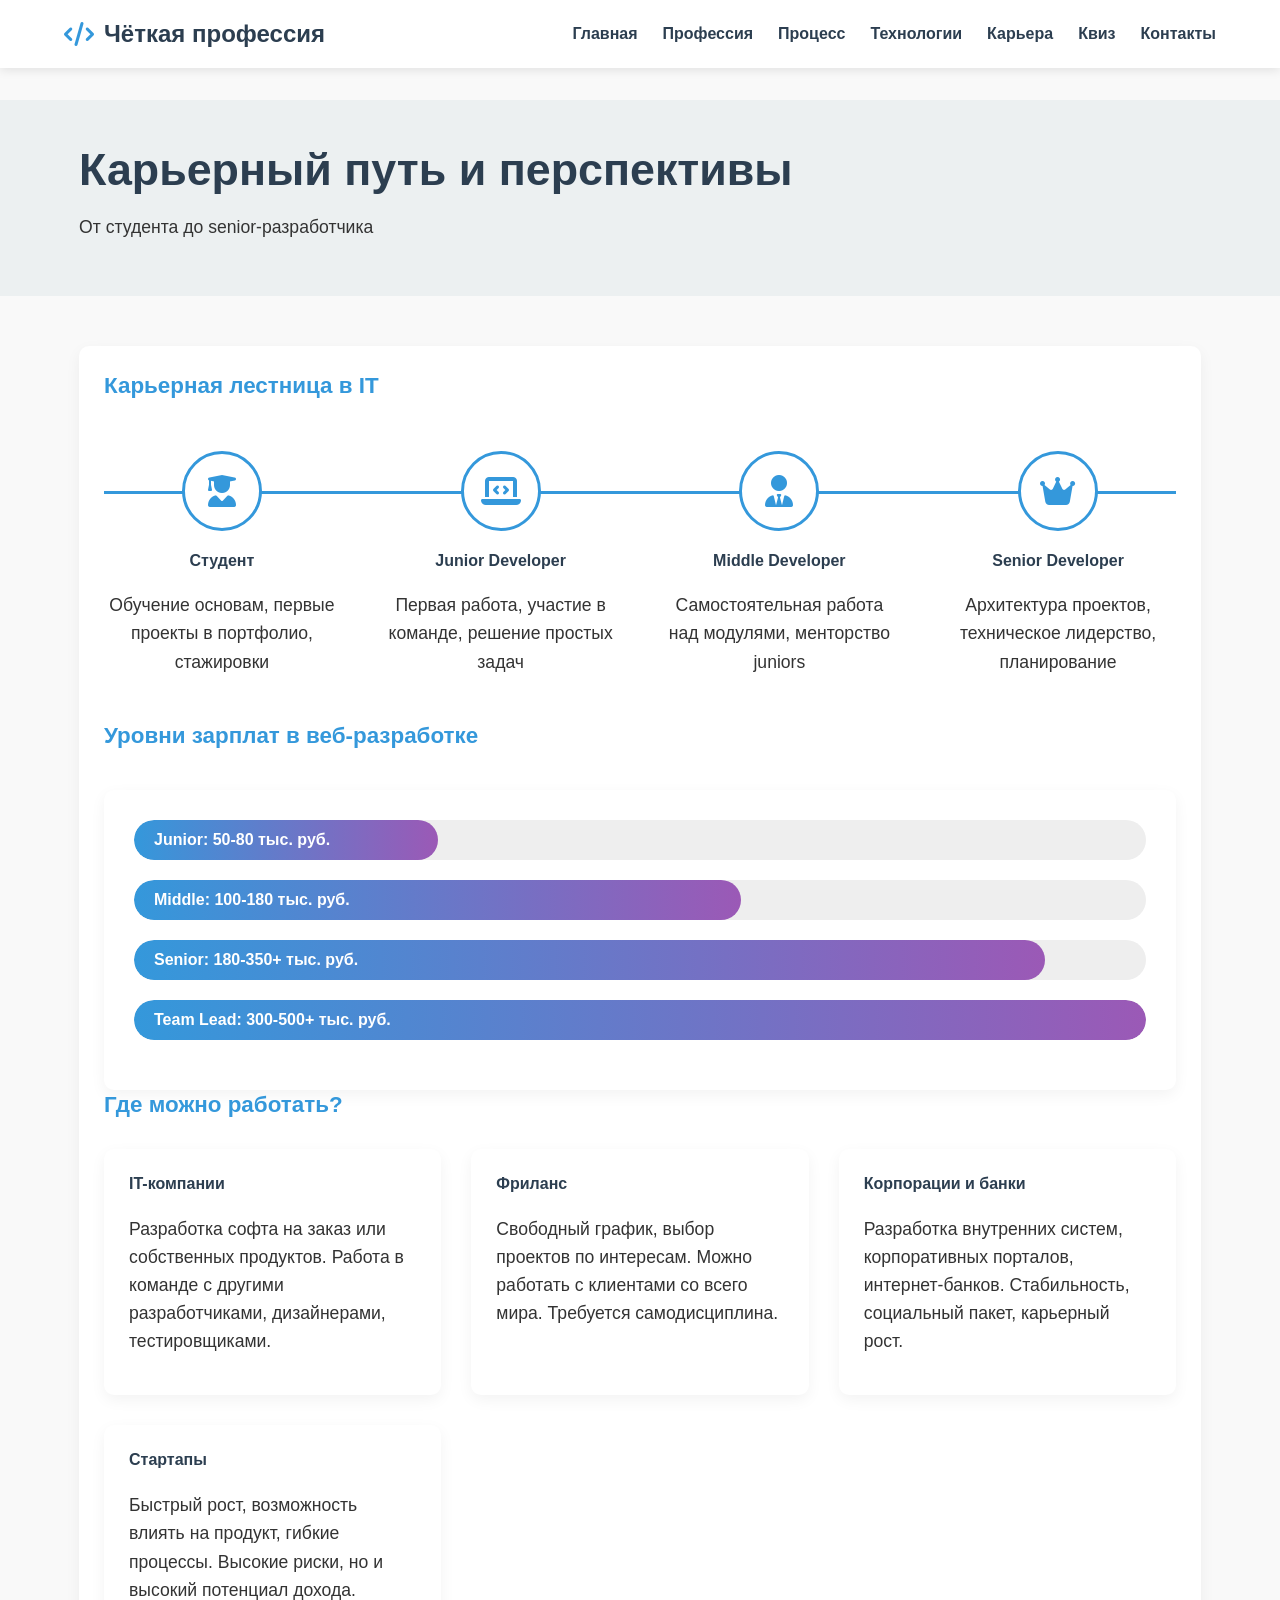
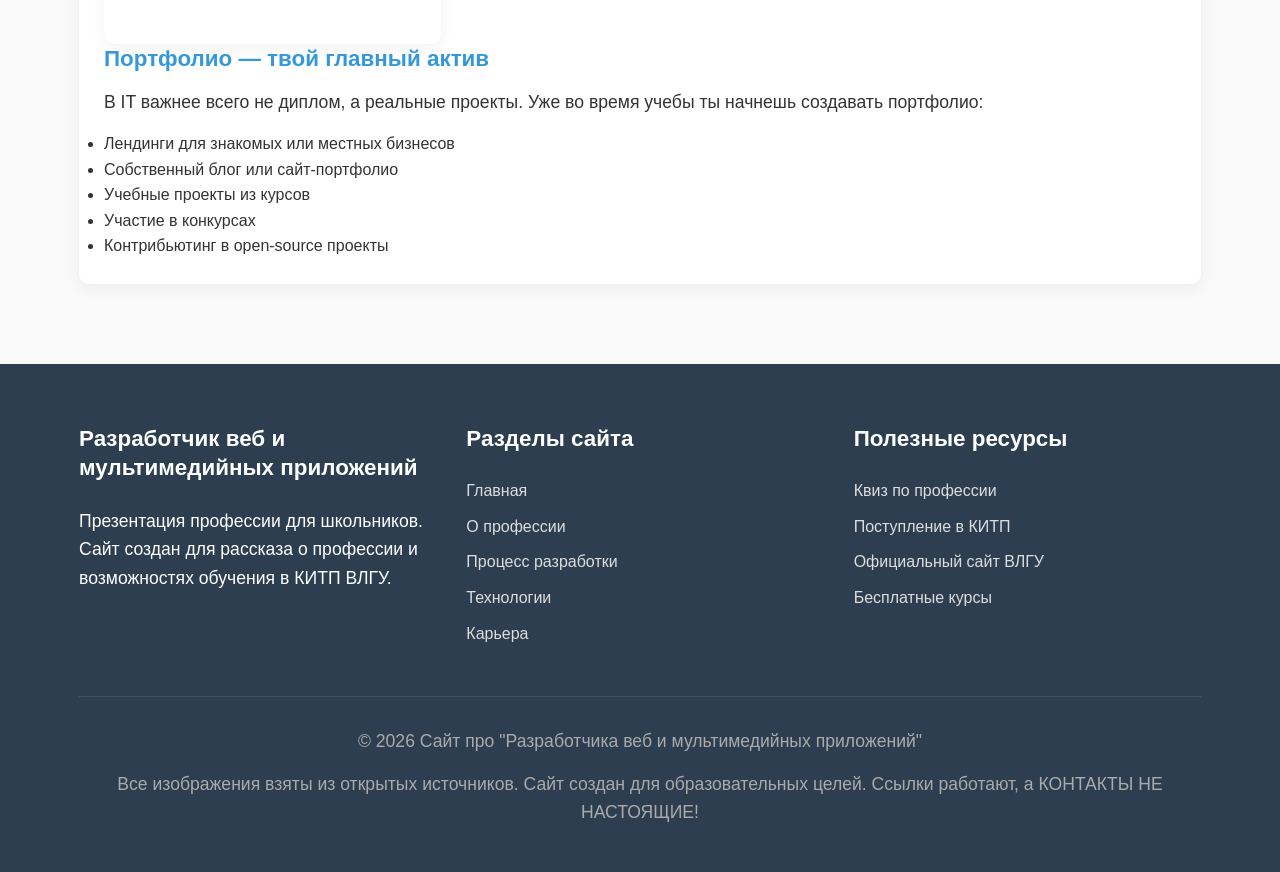
<file: career.html>
<!DOCTYPE html>
<html lang="ru">
<head>
    <meta charset="UTF-8">
    <meta name="viewport" content="width=device-width, initial-scale=1.0">
    <title>Карьера | Разработчик веб и мультимедийных приложений</title>
    <link rel="stylesheet" href="https://cdnjs.cloudflare.com/ajax/libs/font-awesome/6.4.0/css/all.min.css">
    <link rel="stylesheet" href="css/style.css">

    <!-- Yandex.Metrika counter -->
<script type="text/javascript">
    (function(m,e,t,r,i,k,a){
        m[i]=m[i]||function(){(m[i].a=m[i].a||[]).push(arguments)};
        m[i].l=1*new Date();
        for (var j = 0; j < document.scripts.length; j++) {if (document.scripts[j].src === r) { return; }}
        k=e.createElement(t),a=e.getElementsByTagName(t)[0],k.async=1,k.src=r,a.parentNode.insertBefore(k,a)
    })(window, document,'script','https://mc.yandex.ru/metrika/tag.js?id=113183637', 'ym');

    ym(113183637, 'init', {ssr:true, webvisor:true, clickmap:true, ecommerce:"dataLayer", referrer: document.referrer, url: location.href, accurateTrackBounce:true, trackLinks:true});
</script>
<noscript><div><img src="https://mc.yandex.ru/watch/113183637" style="position:absolute; left:-9999px;" alt="" /></div></noscript>
<!-- /Yandex.Metrika counter -->
</head>
<body>
    <!-- Навигация -->
    <header>
        <div class="container header-container">
            <a href="index.html" class="logo">
                <i class="fas fa-code"></i>
                <span>Чёткая профессия</span>
            </a>
            
            <button class="mobile-menu-btn" id="mobileMenuBtn">
                <i class="fas fa-bars"></i>
            </button>
            
            <nav id="mainNav">
                <ul>
                    <li><a href="index.html">Главная</a></li>
                    <li><a href="profession.html">Профессия</a></li>
                    <li><a href="process.html">Процесс</a></li>
                    <li><a href="tech.html">Технологии</a></li>
                    <li><a href="career.html">Карьера</a></li>
                    <li><a href="quiz.html">Квиз</a></li>
                    <li><a href="contact.html">Контакты</a></li>
                </ul>
            </nav>
        </div>
    </header>

    <!-- Карьера -->
    <section class="page active">
        <div class="page-header">
            <div class="container">
                <h1>Карьерный путь и перспективы</h1>
                <p>От студента до senior-разработчика</p>
            </div>
        </div>
        
        <div class="container">
            <div class="card">
                <div class="card-content">
                    <h3>Карьерная лестница в IT</h3>
                    <div class="career-path">
                        <div class="career-step">
                            <div class="career-icon">
                                <i class="fas fa-user-graduate"></i>
                            </div>
                            <h4>Студент</h4>
                            <p>Обучение основам, первые проекты в портфолио, стажировки</p>
                        </div>
                        
                        <div class="career-step">
                            <div class="career-icon">
                                <i class="fas fa-laptop-code"></i>
                            </div>
                            <h4>Junior Developer</h4>
                            <p>Первая работа, участие в команде, решение простых задач</p>
                        </div>
                        
                        <div class="career-step">
                            <div class="career-icon">
                                <i class="fas fa-user-tie"></i>
                            </div>
                            <h4>Middle Developer</h4>
                            <p>Самостоятельная работа над модулями, менторство juniors</p>
                        </div>
                        
                        <div class="career-step">
                            <div class="career-icon">
                                <i class="fas fa-crown"></i>
                            </div>
                            <h4>Senior Developer</h4>
                            <p>Архитектура проектов, техническое лидерство, планирование</p>
                        </div>
                    </div>
                    
                    <h3>Уровни зарплат в веб-разработке</h3>
                    <div class="salary-chart">
                        <div class="salary-bar">
                            <div class="salary-fill" id="salaryJunior" style="width: 30%;">Junior: 50-80 тыс. руб.</div>
                        </div>
                        
                        <div class="salary-bar">
                            <div class="salary-fill" id="salaryMiddle" style="width: 60%;">Middle: 100-180 тыс. руб.</div>
                        </div>
                        
                        <div class="salary-bar">
                            <div class="salary-fill" id="salarySenior" style="width: 90%;">Senior: 180-350+ тыс. руб.</div>
                        </div>
                        
                        <div class="salary-bar">
                            <div class="salary-fill" id="salaryLead" style="width: 100%;">Team Lead: 300-500+ тыс. руб.</div>
                        </div>
                    </div>
                    
                    <h3>Где можно работать?</h3>
                    <div class="card-container" style="margin-top: 30px;">
                        <div class="card">
                            <div class="card-content">
                                <h4>IT-компании</h4>
                                <p>Разработка софта на заказ или собственных продуктов. Работа в команде с другими разработчиками, дизайнерами, тестировщиками.</p>
                            </div>
                        </div>
                        
                        <div class="card">
                            <div class="card-content">
                                <h4>Фриланс</h4>
                                <p>Свободный график, выбор проектов по интересам. Можно работать с клиентами со всего мира. Требуется самодисциплина.</p>
                            </div>
                        </div>
                        
                        <div class="card">
                            <div class="card-content">
                                <h4>Корпорации и банки</h4>
                                <p>Разработка внутренних систем, корпоративных порталов, интернет-банков. Стабильность, социальный пакет, карьерный рост.</p>
                            </div>
                        </div>
                        
                        <div class="card">
                            <div class="card-content">
                                <h4>Стартапы</h4>
                                <p>Быстрый рост, возможность влиять на продукт, гибкие процессы. Высокие риски, но и высокий потенциал дохода.</p>
                            </div>
                        </div>
                    </div>
                    
                    <h3>Портфолио — твой главный актив</h3>
                    <p>В IT важнее всего не диплом, а реальные проекты. Уже во время учебы ты начнешь создавать портфолио:</p>
                    <ul>
                        <li>Лендинги для знакомых или местных бизнесов</li>
                        <li>Собственный блог или сайт-портфолио</li>
                        <li>Учебные проекты из курсов</li>
                        <li>Участие в конкурсах</li>
                        <li>Контрибьютинг в open-source проекты</li>
                    </ul>
                </div>
            </div>
        </div>
    </section>

    <!-- Футер -->
    <footer>
        <div class="container">
            <div class="footer-content">
                <div class="footer-section">
                    <h3>Разработчик веб и мультимедийных приложений</h3>
                    <p>Презентация профессии для школьников. Сайт создан для рассказа о профессии и возможностях обучения в КИТП ВЛГУ.</p>
                </div>
                
                <div class="footer-section">
                    <h3>Разделы сайта</h3>
                    <ul>
                        <li><a href="index.html">Главная</a></li>
                        <li><a href="profession.html">О профессии</a></li>
                        <li><a href="process.html">Процесс разработки</a></li>
                        <li><a href="tech.html">Технологии</a></li>
                        <li><a href="career.html">Карьера</a></li>
                    </ul>
                </div>
                
                <div class="footer-section">
                    <h3>Полезные ресурсы</h3>
                    <ul>
                        <li><a href="quiz.html">Квиз по профессии</a></li>
                        <li><a href="contact.html">Поступление в КИТП</a></li>
                        <li><a href="https://vlsu.ru" target="_blank">Официальный сайт ВЛГУ</a></li>
                        <li><a href="https://htmlacademy.ru" target="_blank">Бесплатные курсы</a></li>
                    </ul>
                </div>
            </div>
            
            <div class="copyright">
                <p>&copy; 2026 Сайт про "Разработчика веб и мультимедийных приложений"</p>
                <p>Все изображения взяты из открытых источников. Сайт создан для образовательных целей. Ссылки работают, а КОНТАКТЫ НЕ НАСТОЯЩИЕ!</p>
            </div>
        </div>
    </footer>

    <script src="js/script.js"></script>
    <script>
        // Анимация зарплатного графика
        function animateSalaryChart() {
            const salaries = ['salaryJunior', 'salaryMiddle', 'salarySenior', 'salaryLead'];
            salaries.forEach((id, index) => {
                const element = document.getElementById(id);
                if (element) {
                    // Устанавливаем начальную ширину 0
                    element.style.width = '0%';
                    // Через небольшой таймаут запускаем анимацию
                    setTimeout(() => {
                        const targetWidth = ['30%', '60%', '90%', '100%'][index];
                        element.style.width = targetWidth;
                    }, 300 * index);
                }
            });
        }
        
        // Инициализация анимации зарплатного графика при загрузке страницы
        document.addEventListener('DOMContentLoaded', function() {
            animateSalaryChart();
        });
    </script>
</body>
</html>
</file>
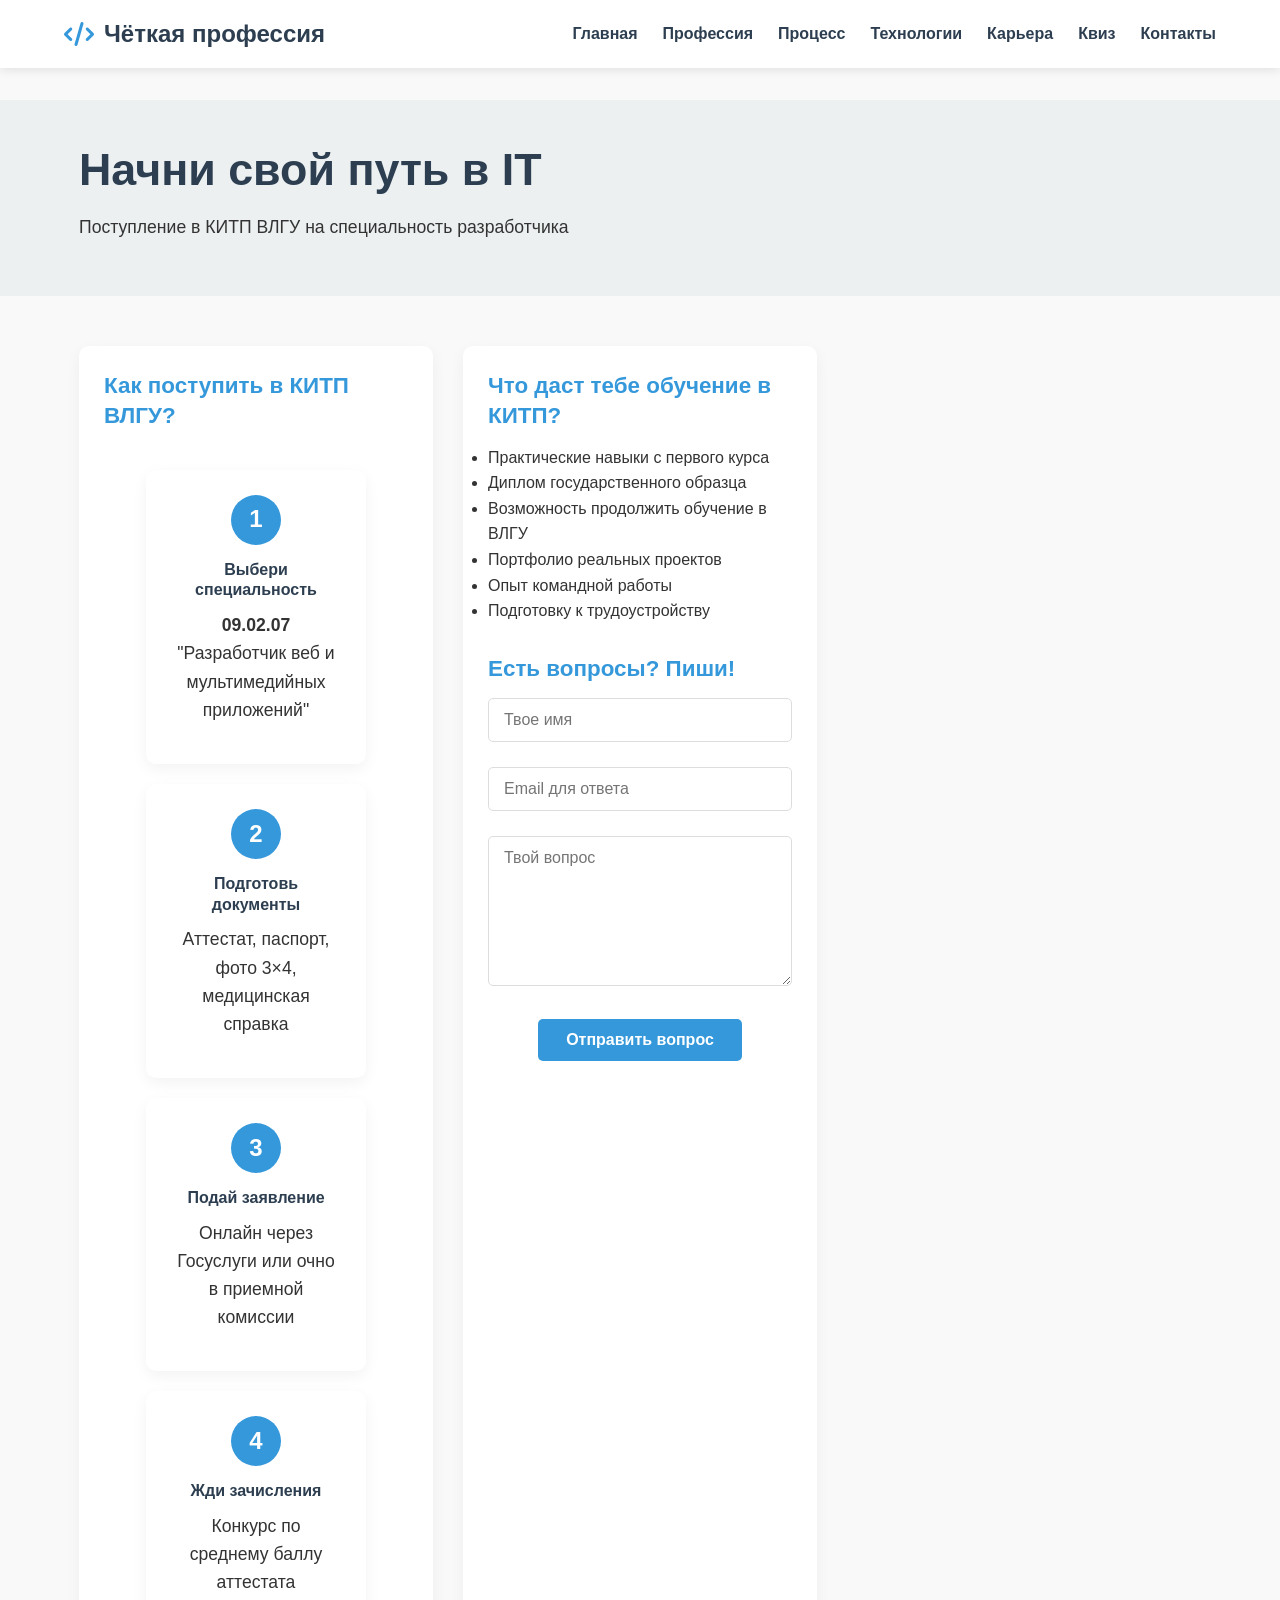
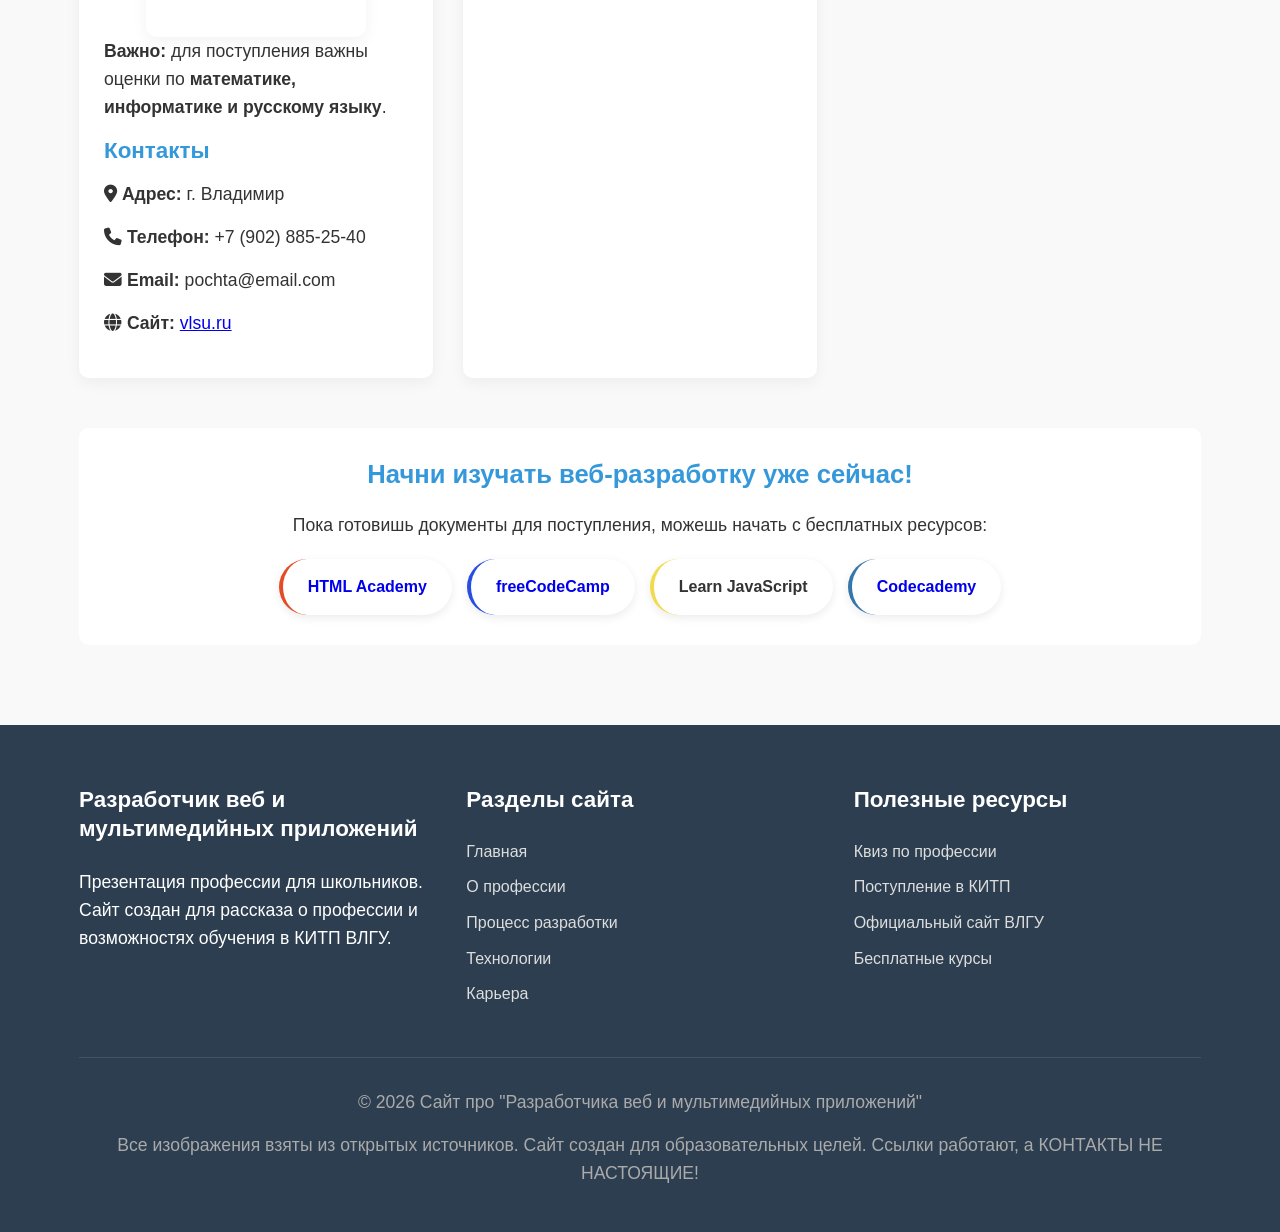
<file: contact.html>
<!DOCTYPE html>
<html lang="ru">
<head>
    <meta charset="UTF-8">
    <meta name="viewport" content="width=device-width, initial-scale=1.0">
    <title>Контакты | Разработчик веб и мультимедийных приложений</title>
    <link rel="stylesheet" href="https://cdnjs.cloudflare.com/ajax/libs/font-awesome/6.4.0/css/all.min.css">
    <link rel="stylesheet" href="css/style.css">

    <!-- Yandex.Metrika counter -->
<script type="text/javascript">
    (function(m,e,t,r,i,k,a){
        m[i]=m[i]||function(){(m[i].a=m[i].a||[]).push(arguments)};
        m[i].l=1*new Date();
        for (var j = 0; j < document.scripts.length; j++) {if (document.scripts[j].src === r) { return; }}
        k=e.createElement(t),a=e.getElementsByTagName(t)[0],k.async=1,k.src=r,a.parentNode.insertBefore(k,a)
    })(window, document,'script','https://mc.yandex.ru/metrika/tag.js?id=113183637', 'ym');

    ym(113183637, 'init', {ssr:true, webvisor:true, clickmap:true, ecommerce:"dataLayer", referrer: document.referrer, url: location.href, accurateTrackBounce:true, trackLinks:true});
</script>
<noscript><div><img src="https://mc.yandex.ru/watch/113183637" style="position:absolute; left:-9999px;" alt="" /></div></noscript>
<!-- /Yandex.Metrika counter -->
</head>
<body>
    <!-- Навигация -->
    <header>
        <div class="container header-container">
            <a href="index.html" class="logo">
                <i class="fas fa-code"></i>
                <span>Чёткая профессия</span>
            </a>
            
            <button class="mobile-menu-btn" id="mobileMenuBtn">
                <i class="fas fa-bars"></i>
            </button>
            
            <nav id="mainNav">
                <ul>
                    <li><a href="index.html">Главная</a></li>
                    <li><a href="profession.html">Профессия</a></li>
                    <li><a href="process.html">Процесс</a></li>
                    <li><a href="tech.html">Технологии</a></li>
                    <li><a href="career.html">Карьера</a></li>
                    <li><a href="quiz.html">Квиз</a></li>
                    <li><a href="contact.html">Контакты</a></li>
                </ul>
            </nav>
        </div>
    </header>

    <!-- Контакты -->
    <section class="page active">
        <div class="page-header">
            <div class="container">
                <h1>Начни свой путь в IT</h1>
                <p>Поступление в КИТП ВЛГУ на специальность разработчика</p>
            </div>
        </div>
        
        <div class="container">
            <div class="card-container">
                <div class="card">
                    <div class="card-content">
                        <h3>Как поступить в КИТП ВЛГУ?</h3>
                        
                        <div class="process-steps">
                            <div class="step">
                                <div class="step-number">1</div>
                                <h4>Выбери специальность</h4>
                                <p><strong>09.02.07</strong> "Разработчик веб и мультимедийных приложений"</p>
                            </div>
                            
                            <div class="step">
                                <div class="step-number">2</div>
                                <h4>Подготовь документы</h4>
                                <p>Аттестат, паспорт, фото 3×4, медицинская справка</p>
                            </div>
                            
                            <div class="step">
                                <div class="step-number">3</div>
                                <h4>Подай заявление</h4>
                                <p>Онлайн через Госуслуги или очно в приемной комиссии</p>
                            </div>
                            
                            <div class="step">
                                <div class="step-number">4</div>
                                <h4>Жди зачисления</h4>
                                <p>Конкурс по среднему баллу аттестата</p>
                            </div>
                        </div>
                        
                        <p><strong>Важно:</strong> для поступления важны оценки по <strong>математике, информатике и русскому языку</strong>.</p>
                        
                        <h3>Контакты</h3>
                        <p><i class="fas fa-map-marker-alt"></i> <strong>Адрес:</strong> г. Владимир</p>
                        <p><i class="fas fa-phone"></i> <strong>Телефон:</strong> +7 (902) 885-25-40</p>
                        <p><i class="fas fa-envelope"></i> <strong>Email:</strong> pochta@email.com</p>
                        <p><i class="fas fa-globe"></i> <strong>Сайт:</strong> <a href="https://www.vlsu.ru/" target="_blank">vlsu.ru</a></p>
                    </div>
                </div>
                
                <div class="card">
                    <div class="card-content">
                        <h3>Что даст тебе обучение в КИТП?</h3>
                        <ul>
                            <li>Практические навыки с первого курса</li>
                            <li>Диплом государственного образца</li>
                            <li>Возможность продолжить обучение в ВЛГУ</li>
                            <li>Портфолио реальных проектов</li>
                            <li>Опыт командной работы</li>
                            <li>Подготовку к трудоустройству</li>
                        </ul>
                        
                        <div class="contact-form" style="margin-top: 30px; box-shadow: none; padding: 0;">
                            <h3>Есть вопросы? Пиши!</h3>
                            <form id="contactForm">
                                <div class="form-group">
                                    <input type="text" id="name" class="form-control" placeholder="Твое имя" required>
                                </div>
                                
                                <div class="form-group">
                                    <input type="email" id="email" class="form-control" placeholder="Email для ответа" required>
                                </div>
                                
                                <div class="form-group">
                                    <textarea id="question" class="form-control" placeholder="Твой вопрос" required></textarea>
                                </div>
                                
                                <div style="text-align: center;">
                                    <button type="submit" class="btn">Отправить вопрос</button>
                                </div>
                            </form>
                        </div>
                    </div>
                </div>
            </div>
            
            <div style="text-align: center; margin-top: 50px; padding: 30px; background-color: white; border-radius: 10px;">
                <h3>Начни изучать веб-разработку уже сейчас!</h3>
                <p>Пока готовишь документы для поступления, можешь начать с бесплатных ресурсов:</p>
                <div class="tech-stack" style="justify-content: center; margin-top: 20px;">
                    <a href="https://htmlacademy.ru" target="_blank" class="tech-item html" style="text-decoration: none;">HTML Academy</a>
                    <a href="https://www.freecodecamp.org" target="_blank" class="tech-item css" style="text-decoration: none;">freeCodeCamp</a>
                    <a href="https://learn.javascript.ru" target="_blank" class="tech-item js" style="text-decoration: none;">Learn JavaScript</a>
                    <a href="https://www.codecademy.com" target="_blank" class="tech-item python" style="text-decoration: none;">Codecademy</a>
                </div>
            </div>
        </div>
    </section>

    <!-- Футер -->
    <footer>
        <div class="container">
            <div class="footer-content">
                <div class="footer-section">
                    <h3>Разработчик веб и мультимедийных приложений</h3>
                    <p>Презентация профессии для школьников. Сайт создан для рассказа о профессии и возможностях обучения в КИТП ВЛГУ.</p>

                </div>
                
                <div class="footer-section">
                    <h3>Разделы сайта</h3>
                    <ul>
                        <li><a href="index.html">Главная</a></li>
                        <li><a href="profession.html">О профессии</a></li>
                        <li><a href="process.html">Процесс разработки</a></li>
                        <li><a href="tech.html">Технологии</a></li>
                        <li><a href="career.html">Карьера</a></li>
                    </ul>
                </div>
                
                <div class="footer-section">
                    <h3>Полезные ресурсы</h3>
                    <ul>
                        <li><a href="quiz.html">Квиз по профессии</a></li>
                        <li><a href="contact.html">Поступление в КИТП</a></li>
                        <li><a href="https://vlsu.ru" target="_blank">Официальный сайт ВЛГУ</a></li>
                        <li><a href="https://htmlacademy.ru" target="_blank">Бесплатные курсы</a></li>
                    </ul>
                </div>
            </div>
            
            <div class="copyright">
                <p>&copy; 2026 Сайт про "Разработчика веб и мультимедийных приложений"</p>
                <p>Все изображения взяты из открытых источников. Сайт создан для образовательных целей. Ссылки работают, а КОНТАКТЫ НЕ НАСТОЯЩИЕ!</p>
            </div>
        </div>
    </footer>

    <script src="js/script.js"></script>
    <script>
        // Обработка формы
        document.getElementById('contactForm').addEventListener('submit', function(e) {
    e.preventDefault();
    
    // Цель Яндекс.Метрики: отправка формы
    if (typeof ym !== 'undefined') {
        ym(113183637, 'reachGoal', 'form_submit');
    }
    
    const name = document.getElementById('name').value;
    const email = document.getElementById('email').value;
    const question = document.getElementById('question').value;
    
    alert(`Спасибо, ${name || 'друг'}! Твой вопрос отправлен. Мы свяжемся с тобой в ближайшее время.`);
    
    document.getElementById('contactForm').reset();
});
    </script>
</body>
</html>
</file>
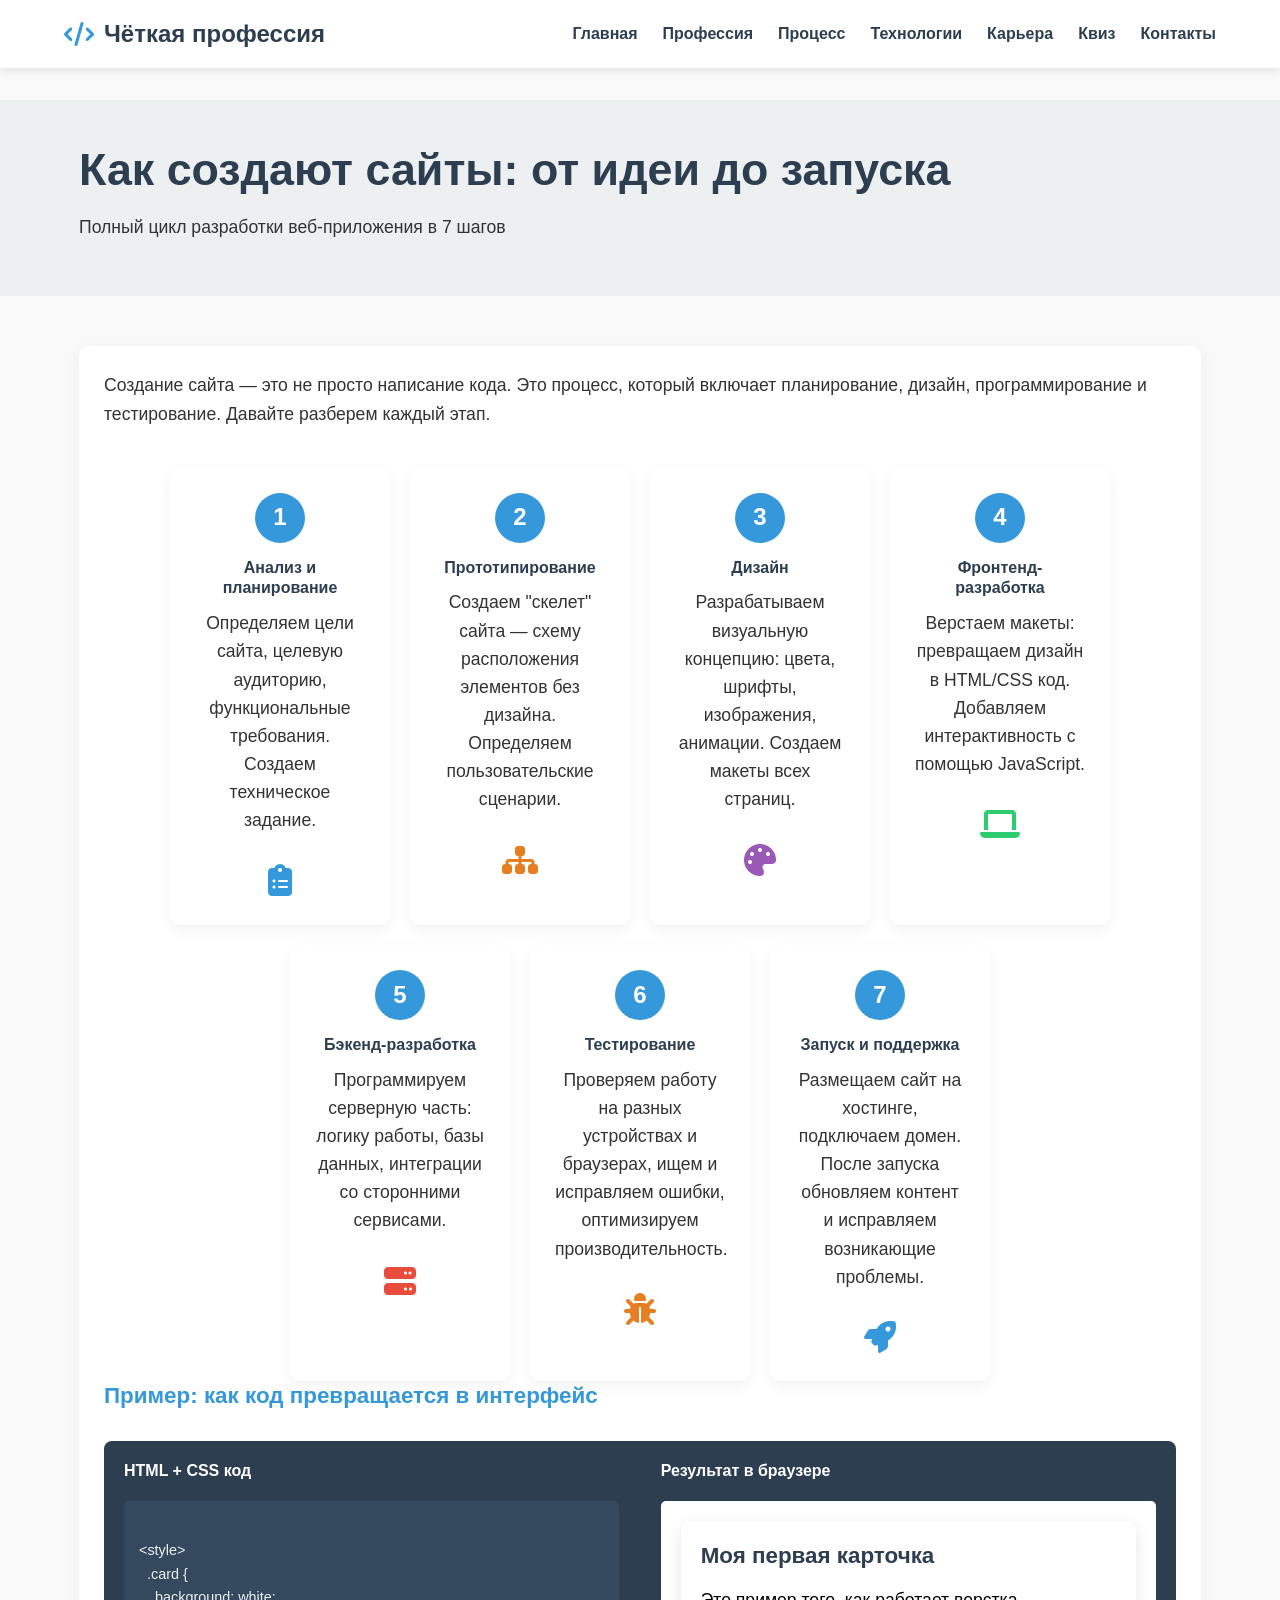
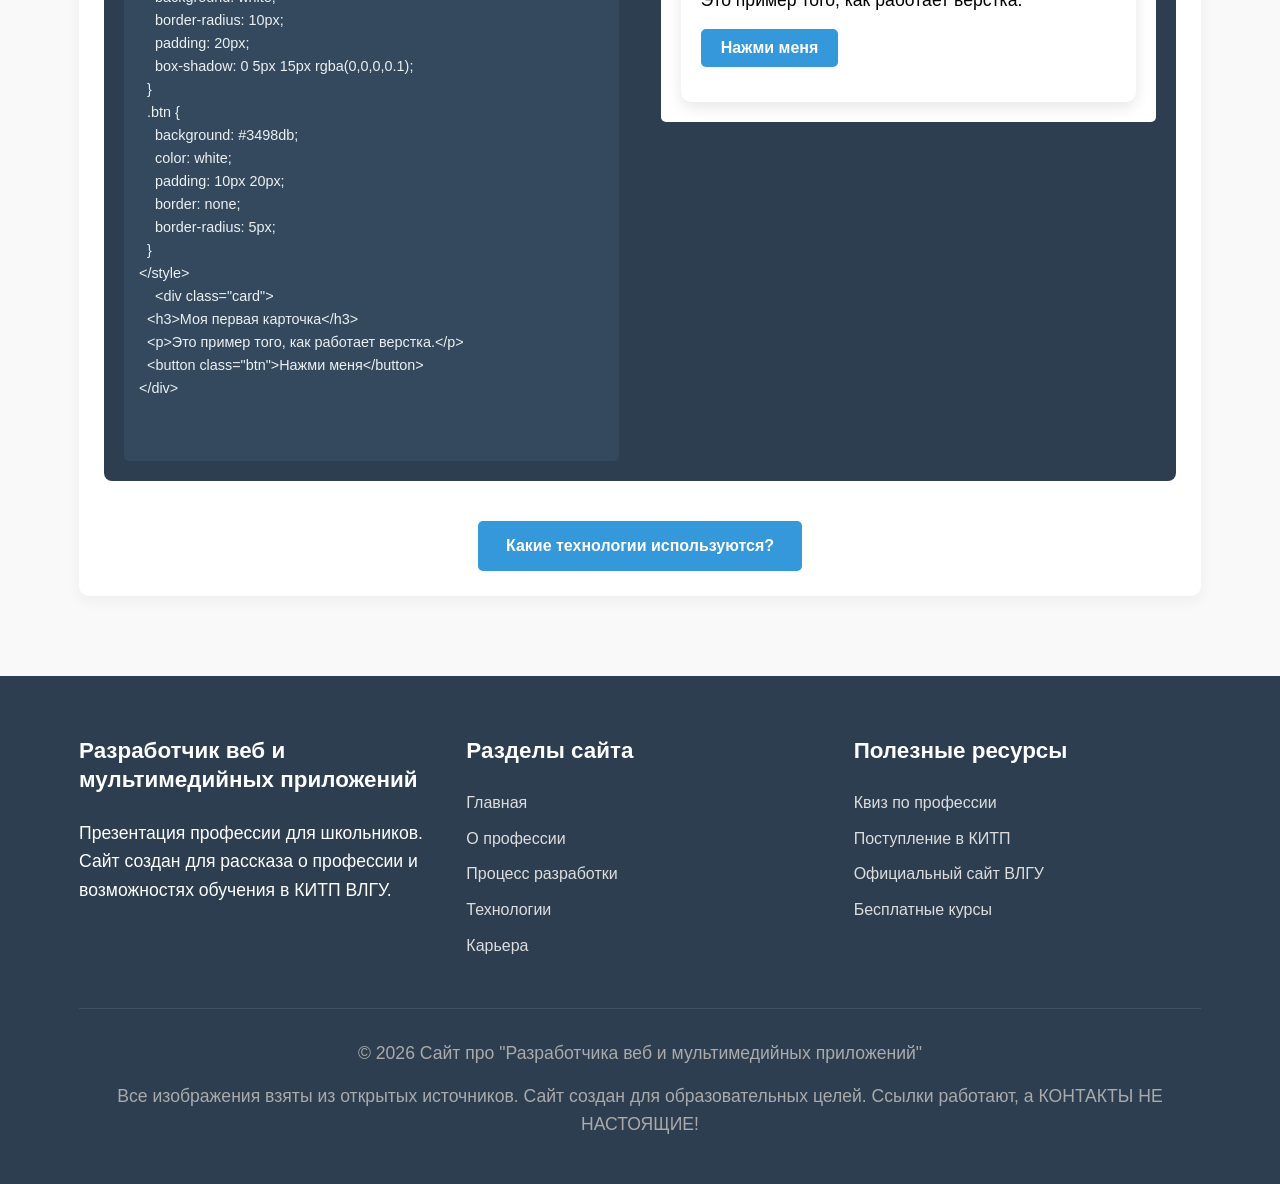
<file: process.html>
<!DOCTYPE html>
<html lang="ru">
<head>
    <meta charset="UTF-8">
    <meta name="viewport" content="width=device-width, initial-scale=1.0">
    <title>Процесс разработки | Разработчик веб и мультимедийных приложений</title>
    <link rel="stylesheet" href="https://cdnjs.cloudflare.com/ajax/libs/font-awesome/6.4.0/css/all.min.css">
    <link rel="stylesheet" href="css/style.css">

    <!-- Yandex.Metrika counter -->
<script type="text/javascript">
    (function(m,e,t,r,i,k,a){
        m[i]=m[i]||function(){(m[i].a=m[i].a||[]).push(arguments)};
        m[i].l=1*new Date();
        for (var j = 0; j < document.scripts.length; j++) {if (document.scripts[j].src === r) { return; }}
        k=e.createElement(t),a=e.getElementsByTagName(t)[0],k.async=1,k.src=r,a.parentNode.insertBefore(k,a)
    })(window, document,'script','https://mc.yandex.ru/metrika/tag.js?id=113183637', 'ym');

    ym(113183637, 'init', {ssr:true, webvisor:true, clickmap:true, ecommerce:"dataLayer", referrer: document.referrer, url: location.href, accurateTrackBounce:true, trackLinks:true});
</script>
<noscript><div><img src="https://mc.yandex.ru/watch/113183637" style="position:absolute; left:-9999px;" alt="" /></div></noscript>
<!-- /Yandex.Metrika counter -->
</head>
<body>
    <!-- Навигация -->
    <header>
        <div class="container header-container">
            <a href="index.html" class="logo">
                <i class="fas fa-code"></i>
                <span>Чёткая профессия</span>
            </a>
            
            <button class="mobile-menu-btn" id="mobileMenuBtn">
                <i class="fas fa-bars"></i>
            </button>
            
            <nav id="mainNav">
                <ul>
                    <li><a href="index.html">Главная</a></li>
                    <li><a href="profession.html">Профессия</a></li>
                    <li><a href="process.html">Процесс</a></li>
                    <li><a href="tech.html">Технологии</a></li>
                    <li><a href="career.html">Карьера</a></li>
                    <li><a href="quiz.html">Квиз</a></li>
                    <li><a href="contact.html">Контакты</a></li>
                </ul>
            </nav>
        </div>
    </header>

    <!-- Процесс разработки -->
    <section class="page active">
        <div class="page-header">
            <div class="container">
                <h1>Как создают сайты: от идеи до запуска</h1>
                <p>Полный цикл разработки веб-приложения в 7 шагов</p>
            </div>
        </div>
        
        <div class="container">
            <div class="card">
                <div class="card-content">
                    <p>Создание сайта — это не просто написание кода. Это процесс, который включает планирование, дизайн, программирование и тестирование. Давайте разберем каждый этап.</p>
                    
                    <div class="process-steps">
                        <div class="step">
                            <div class="step-number">1</div>
                            <h4>Анализ и планирование</h4>
                            <p>Определяем цели сайта, целевую аудиторию, функциональные требования. Создаем техническое задание.</p>
                            <i class="fas fa-clipboard-list" style="font-size: 2rem; color: var(--secondary); margin-top: 15px;"></i>
                        </div>
                        
                        <div class="step">
                            <div class="step-number">2</div>
                            <h4>Прототипирование</h4>
                            <p>Создаем "скелет" сайта — схему расположения элементов без дизайна. Определяем пользовательские сценарии.</p>
                            <i class="fas fa-sitemap" style="font-size: 2rem; color: var(--orange); margin-top: 15px;"></i>
                        </div>
                        
                        <div class="step">
                            <div class="step-number">3</div>
                            <h4>Дизайн</h4>
                            <p>Разрабатываем визуальную концепцию: цвета, шрифты, изображения, анимации. Создаем макеты всех страниц.</p>
                            <i class="fas fa-palette" style="font-size: 2rem; color: var(--purple); margin-top: 15px;"></i>
                        </div>
                        
                        <div class="step">
                            <div class="step-number">4</div>
                            <h4>Фронтенд-разработка</h4>
                            <p>Верстаем макеты: превращаем дизайн в HTML/CSS код. Добавляем интерактивность с помощью JavaScript.</p>
                            <i class="fas fa-laptop" style="font-size: 2rem; color: var(--success); margin-top: 15px;"></i>
                        </div>
                        
                        <div class="step">
                            <div class="step-number">5</div>
                            <h4>Бэкенд-разработка</h4>
                            <p>Программируем серверную часть: логику работы, базы данных, интеграции со сторонними сервисами.</p>
                            <i class="fas fa-server" style="font-size: 2rem; color: var(--accent); margin-top: 15px;"></i>
                        </div>
                        
                        <div class="step">
                            <div class="step-number">6</div>
                            <h4>Тестирование</h4>
                            <p>Проверяем работу на разных устройствах и браузерах, ищем и исправляем ошибки, оптимизируем производительность.</p>
                            <i class="fas fa-bug" style="font-size: 2rem; color: var(--orange); margin-top: 15px;"></i>
                        </div>
                        
                        <div class="step">
                            <div class="step-number">7</div>
                            <h4>Запуск и поддержка</h4>
                            <p>Размещаем сайт на хостинге, подключаем домен. После запуска обновляем контент и исправляем возникающие проблемы.</p>
                            <i class="fas fa-rocket" style="font-size: 2rem; color: var(--secondary); margin-top: 15px;"></i>
                        </div>
                    </div>
                    
                    <h3>Пример: как код превращается в интерфейс</h3>
                    <div style="background-color: #2c3e50; border-radius: 8px; padding: 20px; margin-top: 30px; color: white;">
                        <div style="display: flex; justify-content: space-between; flex-wrap: wrap;">
                            <div style="width: 48%; min-width: 300px;">
                                <h4 style="color: white;">HTML + CSS код</h4>
                                <pre style="background-color: #34495e; padding: 15px; border-radius: 5px; overflow-x: auto; font-size: 0.9rem;">
<code style="color: #ecf0f1;">
&lt;style&gt;
  .card {
    background: white;
    border-radius: 10px;
    padding: 20px;
    box-shadow: 0 5px 15px rgba(0,0,0,0.1);
  }
  .btn {
    background: #3498db;
    color: white;
    padding: 10px 20px;
    border: none;
    border-radius: 5px;
  }
&lt;/style&gt;
    &lt;div class="card"&gt;
  &lt;h3&gt;Моя первая карточка&lt;/h3&gt;
  &lt;p&gt;Это пример того, как работает верстка.&lt;/p&gt;
  &lt;button class="btn"&gt;Нажми меня&lt;/button&gt;
&lt;/div&gt;
</code>
                                </pre>
                            </div>
                            
                            <div style="width: 48%; min-width: 300px;">
                                <h4 style="color: white;">Результат в браузере</h4>
                                <div style="background-color: white; color: black; padding: 20px; border-radius: 5px;">
                                    <div class="card" style="background: white; border-radius: 10px; padding: 20px; box-shadow: 0 5px 15px rgba(0,0,0,0.1);">
                                        <h3 style="margin-top: 0; color: #2c3e50;">Моя первая карточка</h3>
                                        <p>Это пример того, как работает верстка.</p>
                                        <button class="btn" id="demoButton" style="background: #3498db; color: white; padding: 10px 20px; border: none; border-radius: 5px; cursor: pointer;">Нажми меня</button>
                                        <p id="demoMessage" style="margin-top: 10px; font-weight: bold;"></p>
                                    </div>
                                </div>
                            </div>
                        </div>
                    </div>
                    
                    <div style="text-align: center; margin-top: 40px;">
                        <a href="tech.html" class="btn">Какие технологии используются?</a>
                    </div>
                </div>
            </div>
        </div>
    </section>

    <!-- Футер -->
    <footer>
        <div class="container">
            <div class="footer-content">
                <div class="footer-section">
                    <h3>Разработчик веб и мультимедийных приложений</h3>
                    <p>Презентация профессии для школьников. Сайт создан для рассказа о профессии и возможностях обучения в КИТП ВЛГУ.</p>

                </div>
                
                <div class="footer-section">
                    <h3>Разделы сайта</h3>
                    <ul>
                        <li><a href="index.html">Главная</a></li>
                        <li><a href="profession.html">О профессии</a></li>
                        <li><a href="process.html">Процесс разработки</a></li>
                        <li><a href="tech.html">Технологии</a></li>
                        <li><a href="career.html">Карьера</a></li>
                    </ul>
                </div>
                
                <div class="footer-section">
                    <h3>Полезные ресурсы</h3>
                    <ul>
                        <li><a href="quiz.html">Квиз по профессии</a></li>
                        <li><a href="contact.html">Поступление в КИТП</a></li>
                        <li><a href="https://vlsu.ru" target="_blank">Официальный сайт ВЛГУ</a></li>
                        <li><a href="https://htmlacademy.ru" target="_blank">Бесплатные курсы</a></li>
                    </ul>
                </div>
            </div>
            
            <div class="copyright">
                <p>&copy; 2026 Сайт про "Разработчика веб и мультимедийных приложений"</p>
                <p>Все изображения взяты из открытых источников. Сайт создан для образовательных целей. Ссылки работают, а КОНТАКТЫ НЕ НАСТОЯЩИЕ!</p>
            </div>
        </div>
    </footer>

    <script src="js/script.js"></script>
    <script>
        // Демо кнопка на странице процесса
        document.getElementById('demoButton')?.addEventListener('click', function() {
            document.getElementById('demoMessage').textContent = 'Отлично! Ты только что взаимодействовал с элементом, который создан с помощью HTML и CSS. Именно так работает веб-разработка!';
            document.getElementById('demoMessage').style.color = '#2ecc71';
            document.getElementById('demoMessage').style.fontWeight = 'bold';
        });
    </script>
</body>
</html>
</file>
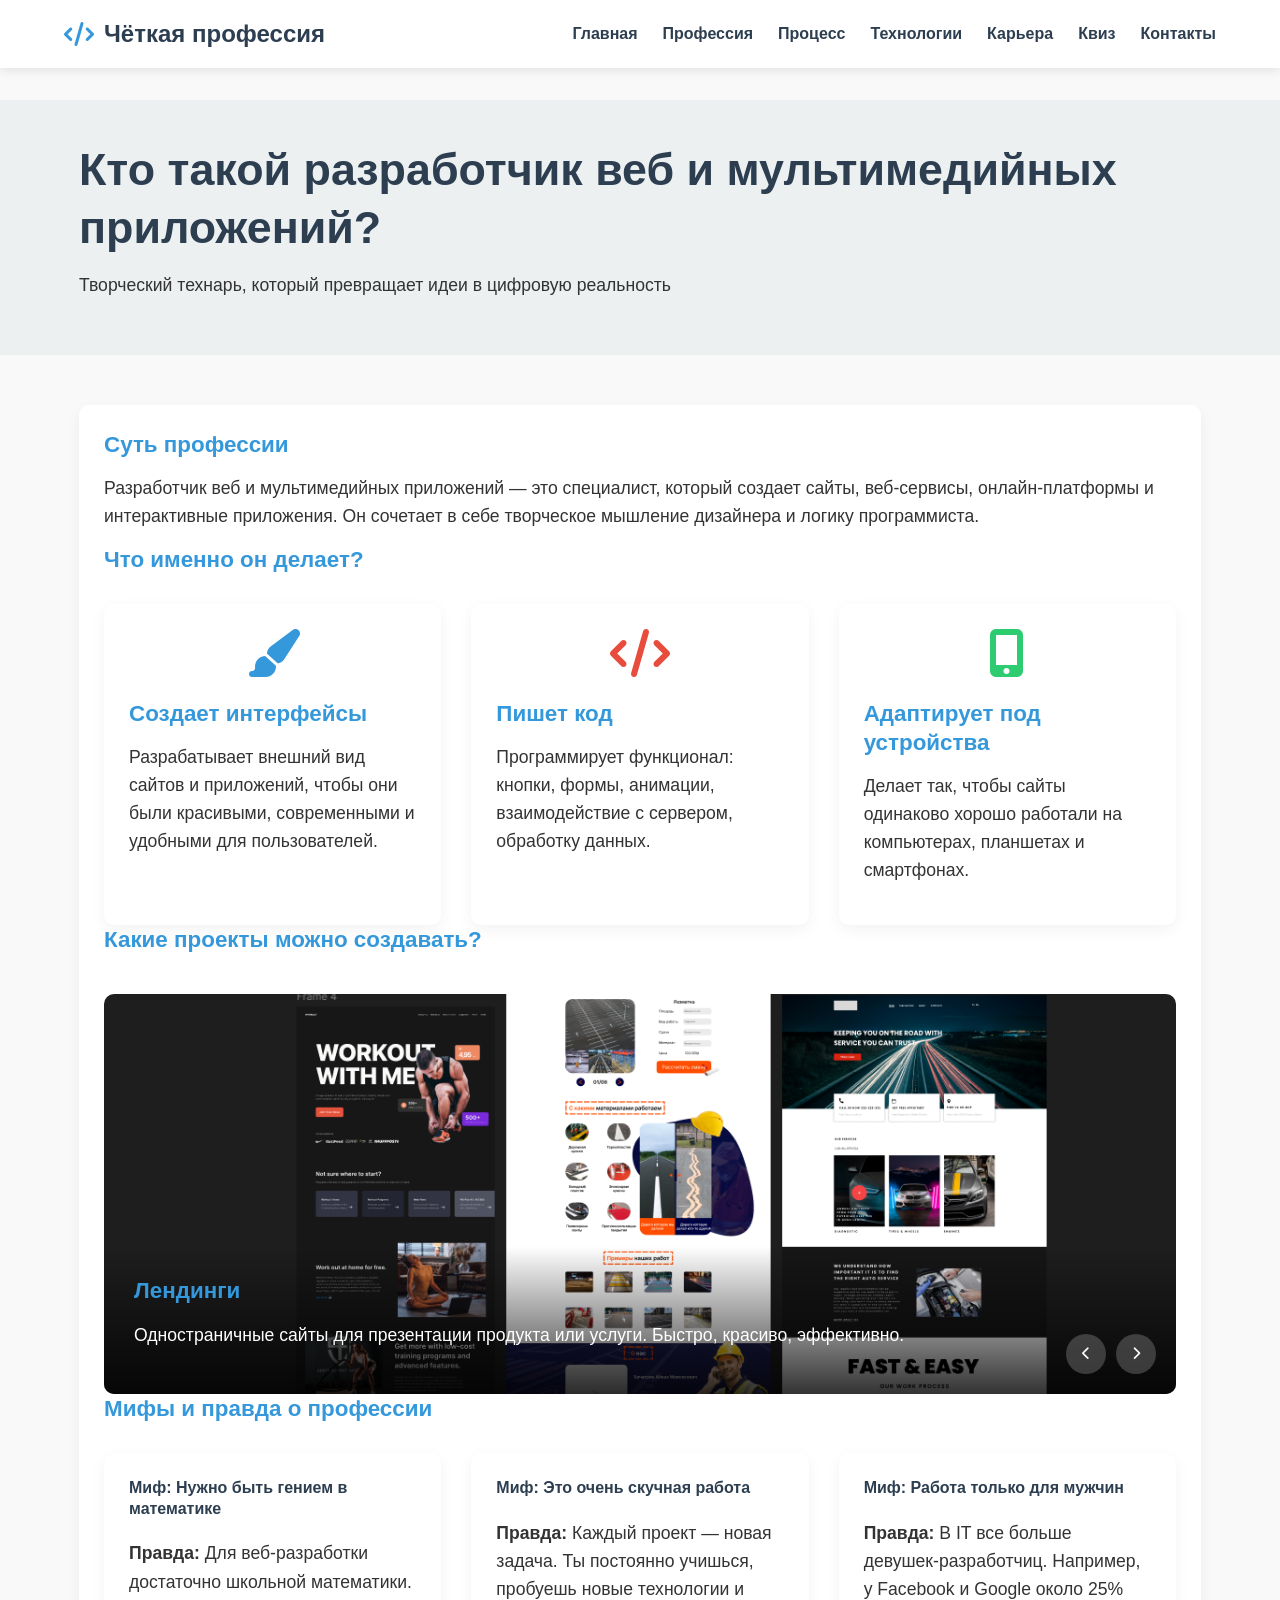
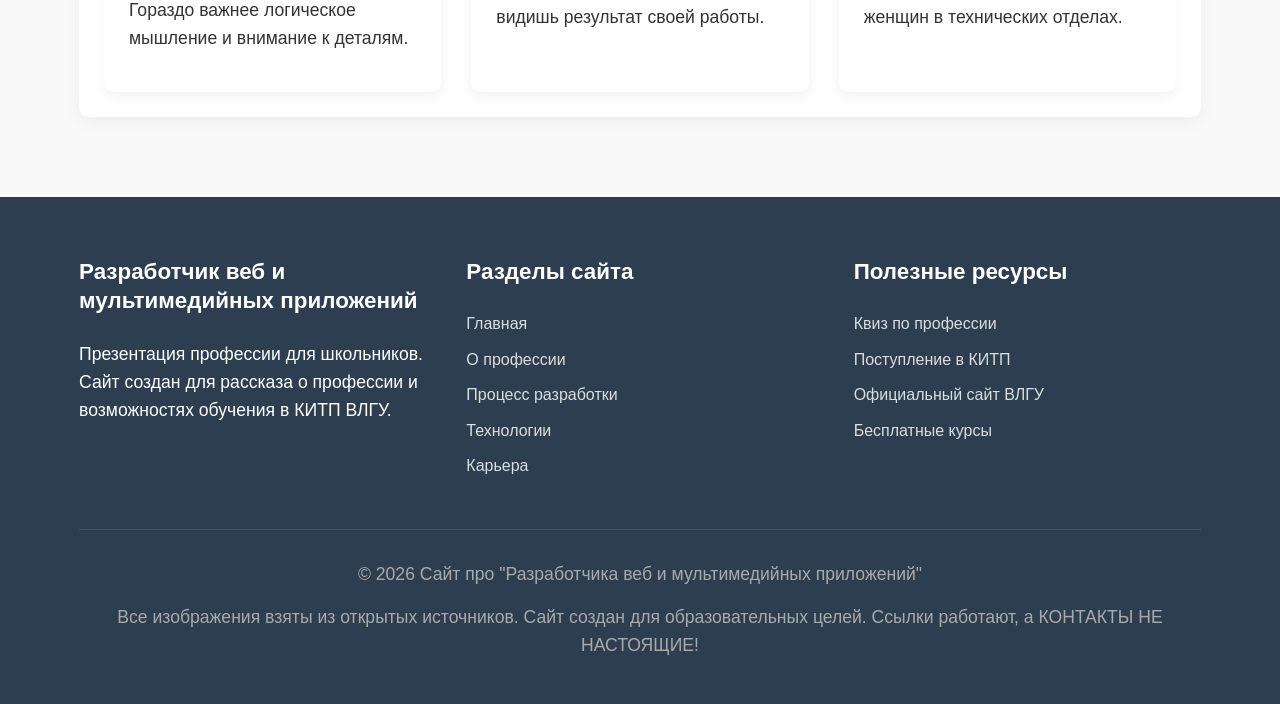
<file: profession.html>
<!DOCTYPE html>
<html lang="ru">
<head>
    <meta charset="UTF-8">
    <meta name="viewport" content="width=device-width, initial-scale=1.0">
    <title>Профессия | Разработчик веб и мультимедийных приложений</title>
    <link rel="stylesheet" href="https://cdnjs.cloudflare.com/ajax/libs/font-awesome/6.4.0/css/all.min.css">
    <link rel="stylesheet" href="css/style.css">

    <!-- Yandex.Metrika counter -->
<script type="text/javascript">
    (function(m,e,t,r,i,k,a){
        m[i]=m[i]||function(){(m[i].a=m[i].a||[]).push(arguments)};
        m[i].l=1*new Date();
        for (var j = 0; j < document.scripts.length; j++) {if (document.scripts[j].src === r) { return; }}
        k=e.createElement(t),a=e.getElementsByTagName(t)[0],k.async=1,k.src=r,a.parentNode.insertBefore(k,a)
    })(window, document,'script','https://mc.yandex.ru/metrika/tag.js?id=113183637', 'ym');

    ym(113183637, 'init', {ssr:true, webvisor:true, clickmap:true, ecommerce:"dataLayer", referrer: document.referrer, url: location.href, accurateTrackBounce:true, trackLinks:true});
</script>
<noscript><div><img src="https://mc.yandex.ru/watch/113183637" style="position:absolute; left:-9999px;" alt="" /></div></noscript>
<!-- /Yandex.Metrika counter -->
</head>
<body>
    <!-- Навигация -->
    <header>
        <div class="container header-container">
            <a href="index.html" class="logo">
                <i class="fas fa-code"></i>
                <span>Чёткая профессия</span>
            </a>
            
            <button class="mobile-menu-btn" id="mobileMenuBtn">
                <i class="fas fa-bars"></i>
            </button>
            
            <nav id="mainNav">
                <ul>
                    <li><a href="index.html">Главная</a></li>
                    <li><a href="profession.html">Профессия</a></li>
                    <li><a href="process.html">Процесс</a></li>
                    <li><a href="tech.html">Технологии</a></li>
                    <li><a href="career.html">Карьера</a></li>
                    <li><a href="quiz.html">Квиз</a></li>
                    <li><a href="contact.html">Контакты</a></li>
                </ul>
            </nav>
        </div>
    </header>

    <!-- Страница профессии -->
    <section class="page active">
        <div class="page-header">
            <div class="container">
                <h1>Кто такой разработчик веб и мультимедийных приложений?</h1>
                <p>Творческий технарь, который превращает идеи в цифровую реальность</p>
            </div>
        </div>
        
        <div class="container">
            <div class="card">
                <div class="card-content">
                    <h3>Суть профессии</h3>
                    <p>Разработчик веб и мультимедийных приложений — это специалист, который создает сайты, веб-сервисы, онлайн-платформы и интерактивные приложения. Он сочетает в себе творческое мышление дизайнера и логику программиста.</p>
                    
                    <h3>Что именно он делает?</h3>
                    
                    <div class="card-container" style="margin-top: 30px;">
                        <div class="card">
                            <div class="card-content">
                                <div style="text-align: center; margin-bottom: 20px;">
                                    <i class="fas fa-paint-brush" style="font-size: 3rem; color: var(--secondary);"></i>
                                </div>
                                <h3>Создает интерфейсы</h3>
                                <p>Разрабатывает внешний вид сайтов и приложений, чтобы они были красивыми, современными и удобными для пользователей.</p>
                            </div>
                        </div>
                        
                        <div class="card">
                            <div class="card-content">
                                <div style="text-align: center; margin-bottom: 20px;">
                                    <i class="fas fa-code" style="font-size: 3rem; color: var(--accent);"></i>
                                </div>
                                <h3>Пишет код</h3>
                                <p>Программирует функционал: кнопки, формы, анимации, взаимодействие с сервером, обработку данных.</p>
                            </div>
                        </div>
                        
                        <div class="card">
                            <div class="card-content">
                                <div style="text-align: center; margin-bottom: 20px;">
                                    <i class="fas fa-mobile-alt" style="font-size: 3rem; color: var(--success);"></i>
                                </div>
                                <h3>Адаптирует под устройства</h3>
                                <p>Делает так, чтобы сайты одинаково хорошо работали на компьютерах, планшетах и смартфонах.</p>
                            </div>
                        </div>
                    </div>
                    
                    <h3>Какие проекты можно создавать?</h3>
                    <div class="project-carousel" id="projectCarousel">
                        <div class="project-slide active" style="background-image: url('imges/Screenshot_4.png');">
                            <div class="project-info">
                                <h3>Лендинги</h3>
                                <p>Одностраничные сайты для презентации продукта или услуги. Быстро, красиво, эффективно.</p>
                            </div>
                        </div>
                        <div class="project-slide" style="background-image: url('imges/Screenshot_2.png');">
                            <div class="project-info">
                                <h3>Интернет-магазины</h3>
                                <p>Полноценные платформы для онлайн-торговли с каталогом, корзиной и оплатой.</p>
                            </div>
                        </div>
                        <div class="project-slide" style="background-image: url('imges/Screenshot_3.png');">
                            <div class="project-info">
                                <h3>Корпоративные сайты</h3>
                                <p>Сайты компаний с информацией о деятельности, услугах, контактах.</p>
                            </div>
                        </div>
                        <div class="project-slide" style="background-image: url('imges/Screenshot_1.png');">
                            <div class="project-info">
                                <h3>Веб-приложения</h3>
                                <p>Сложные системы типа онлайн-банков, соцсетей, образовательных платформ.</p>
                            </div>
                        </div>
                        <div class="carousel-controls">
                            <button class="carousel-btn" onclick="prevProject()"><i class="fas fa-chevron-left"></i></button>
                            <button class="carousel-btn" onclick="nextProject()"><i class="fas fa-chevron-right"></i></button>
                        </div>
                    </div>
                    
                    <h3>Мифы и правда о профессии</h3>
                    <div class="card-container" style="margin-top: 30px;">
                        <div class="card">
                            <div class="card-content">
                                <h4>Миф: Нужно быть гением в математике</h4>
                                <p><strong>Правда:</strong> Для веб-разработки достаточно школьной математики. Гораздо важнее логическое мышление и внимание к деталям.</p>
                            </div>
                        </div>
                        
                        <div class="card">
                            <div class="card-content">
                                <h4>Миф: Это очень скучная работа</h4>
                                <p><strong>Правда:</strong> Каждый проект — новая задача. Ты постоянно учишься, пробуешь новые технологии и видишь результат своей работы.</p>
                            </div>
                        </div>
                        
                        <div class="card">
                            <div class="card-content">
                                <h4>Миф: Работа только для мужчин</h4>
                                <p><strong>Правда:</strong> В IT все больше девушек-разработчиц. Например, у Facebook и Google около 25% женщин в технических отделах.</p>
                            </div>
                        </div>
                    </div>
                </div>
            </div>
        </div>
    </section>

    <!-- Футер -->
    <footer>
        <div class="container">
            <div class="footer-content">
                <div class="footer-section">
                    <h3>Разработчик веб и мультимедийных приложений</h3>
                    <p>Презентация профессии для школьников. Сайт создан для рассказа о профессии и возможностях обучения в КИТП ВЛГУ.</p>
                </div>
                
                <div class="footer-section">
                    <h3>Разделы сайта</h3>
                    <ul>
                        <li><a href="index.html">Главная</a></li>
                        <li><a href="profession.html">О профессии</a></li>
                        <li><a href="process.html">Процесс разработки</a></li>
                        <li><a href="tech.html">Технологии</a></li>
                        <li><a href="career.html">Карьера</a></li>
                    </ul>
                </div>
                
                <div class="footer-section">
                    <h3>Полезные ресурсы</h3>
                    <ul>
                        <li><a href="quiz.html">Квиз по профессии</a></li>
                        <li><a href="contact.html">Поступление в КИТП</a></li>
                        <li><a href="https://vlsu.ru" target="_blank">Официальный сайт ВЛГУ</a></li>
                        <li><a href="https://htmlacademy.ru" target="_blank">Бесплатные курсы</a></li>
                    </ul>
                </div>
            </div>
            
            <div class="copyright">
                <p>&copy; 2026 Сайт про "Разработчика веб и мультимедийных приложений"</p>
                <p>Все изображения взяты из открытых источников. Сайт создан для образовательных целей. Ссылки работают, а КОНТАКТЫ НЕ НАСТОЯЩИЕ!</p>
            </div>
        </div>
    </footer>

    <script src="js/script.js"></script>
    <script>
        // Карусель проектов
        let currentProject = 0;
        const projects = document.querySelectorAll('.project-slide');
        
        function showProject(index) {
            projects.forEach(project => project.classList.remove('active'));
            projects[index].classList.add('active');
            currentProject = index;
        }
        
        function nextProject() {
            let nextIndex = currentProject + 1;
            if (nextIndex >= projects.length) nextIndex = 0;
            showProject(nextIndex);
        }
        
        function prevProject() {
            let prevIndex = currentProject - 1;
            if (prevIndex < 0) prevIndex = projects.length - 1;
            showProject(prevIndex);
        }
        
        // Автопереключение карусели
        setInterval(nextProject, 5000);
    </script>
</body>
</html>
</file>
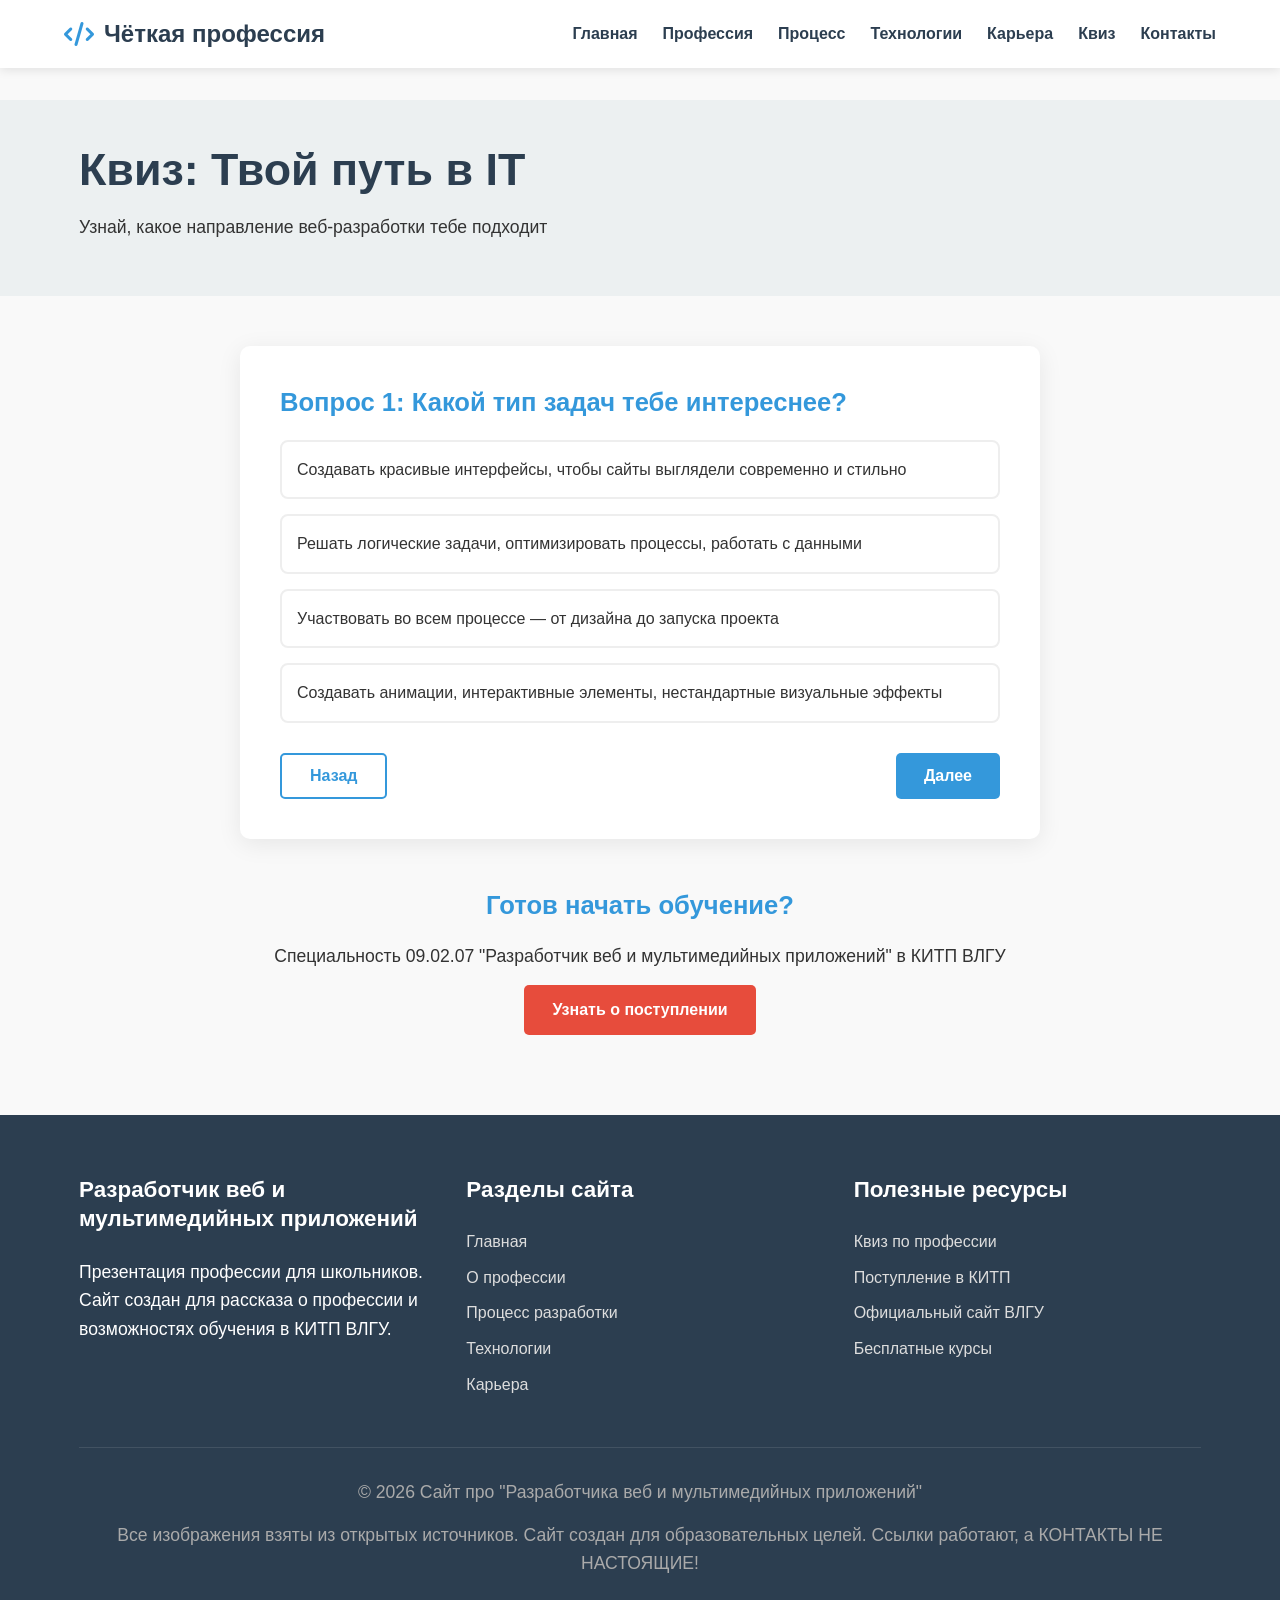
<file: quiz.html>
<!DOCTYPE html>
<html lang="ru">
<head>
    <meta charset="UTF-8">
    <meta name="viewport" content="width=device-width, initial-scale=1.0">
    <title>Квиз | Разработчик веб и мультимедийных приложений</title>
    <link rel="stylesheet" href="https://cdnjs.cloudflare.com/ajax/libs/font-awesome/6.4.0/css/all.min.css">
    <link rel="stylesheet" href="css/style.css">

    <!-- Yandex.Metrika counter -->
<script type="text/javascript">
    (function(m,e,t,r,i,k,a){
        m[i]=m[i]||function(){(m[i].a=m[i].a||[]).push(arguments)};
        m[i].l=1*new Date();
        for (var j = 0; j < document.scripts.length; j++) {if (document.scripts[j].src === r) { return; }}
        k=e.createElement(t),a=e.getElementsByTagName(t)[0],k.async=1,k.src=r,a.parentNode.insertBefore(k,a)
    })(window, document,'script','https://mc.yandex.ru/metrika/tag.js?id=113183637', 'ym');

    ym(113183637, 'init', {ssr:true, webvisor:true, clickmap:true, ecommerce:"dataLayer", referrer: document.referrer, url: location.href, accurateTrackBounce:true, trackLinks:true});
</script>
<noscript><div><img src="https://mc.yandex.ru/watch/113183637" style="position:absolute; left:-9999px;" alt="" /></div></noscript>
<!-- /Yandex.Metrika counter -->
</head>
<body>
    <!-- Навигация -->
    <header>
        <div class="container header-container">
            <a href="index.html" class="logo">
                <i class="fas fa-code"></i>
                <span>Чёткая профессия</span>
            </a>
            
            <button class="mobile-menu-btn" id="mobileMenuBtn">
                <i class="fas fa-bars"></i>
            </button>
            
            <nav id="mainNav">
                <ul>
                    <li><a href="index.html">Главная</a></li>
                    <li><a href="profession.html">Профессия</a></li>
                    <li><a href="process.html">Процесс</a></li>
                    <li><a href="tech.html">Технологии</a></li>
                    <li><a href="career.html">Карьера</a></li>
                    <li><a href="quiz.html">Квиз</a></li>
                    <li><a href="contact.html">Контакты</a></li>
                </ul>
            </nav>
        </div>
    </header>

    <!-- Квиз -->
    <section class="page active">
        <div class="page-header">
            <div class="container">
                <h1>Квиз: Твой путь в IT</h1>
                <p>Узнай, какое направление веб-разработки тебе подходит</p>
            </div>
        </div>
        
        <div class="container">
            <div class="quiz-container">
                <div id="quizContent">
                    <div id="question1" class="quiz-question active-question">
                        <h3>Вопрос 1: Какой тип задач тебе интереснее?</h3>
                        <div class="quiz-options">
                            <div class="quiz-option" onclick="selectAnswer(1, 'a')">
                                Создавать красивые интерфейсы, чтобы сайты выглядели современно и стильно
                            </div>
                            <div class="quiz-option" onclick="selectAnswer(1, 'b')">
                                Решать логические задачи, оптимизировать процессы, работать с данными
                            </div>
                            <div class="quiz-option" onclick="selectAnswer(1, 'c')">
                                Участвовать во всем процессе — от дизайна до запуска проекта
                            </div>
                            <div class="quiz-option" onclick="selectAnswer(1, 'd')">
                                Создавать анимации, интерактивные элементы, нестандартные визуальные эффекты
                            </div>
                        </div>
                    </div>
                    
                    <div id="question2" class="quiz-question hidden">
                        <h3>Вопрос 2: Какой проект ты бы хотел создать в первую очередь?</h3>
                        <div class="quiz-options">
                            <div class="quiz-option" onclick="selectAnswer(2, 'a')">
                                Сайт-портфолио для дизайнера или фотографа
                            </div>
                            <div class="quiz-option" onclick="selectAnswer(2, 'b')">
                                Систему учета для небольшого бизнеса
                            </div>
                            <div class="quiz-option" onclick="selectAnswer(2, 'c')">
                                Полноценный интернет-магазин с корзиной и оплатой
                            </div>
                            <div class="quiz-option" onclick="selectAnswer(2, 'd')">
                                Интерактивную игру или арт-проект в браузере
                            </div>
                        </div>
                    </div>
                    
                    <div id="question3" class="quiz-question hidden">
                        <h3>Вопрос 3: Как ты предпочитаешь учиться?</h3>
                        <div class="quiz-options">
                            <div class="quiz-option" onclick="selectAnswer(3, 'a')">
                                Смотреть видеоуроки и сразу пробовать на практике
                            </div>
                            <div class="quiz-option" onclick="selectAnswer(3, 'b')">
                                Читать документацию и разбираться в теории
                            </div>
                            <div class="quiz-option" onclick="selectAnswer(3, 'c')">
                                Работать над реальным проектом с наставником
                            </div>
                            <div class="quiz-option" onclick="selectAnswer(3, 'd')">
                                Экспериментировать и придумывать что-то новое
                            </div>
                        </div>
                    </div>
                    
                    <div id="result" class="quiz-result hidden">
                        <h3>Твой результат:</h3>
                        <div id="resultContent"></div>
                        <button class="btn" onclick="restartQuiz()" style="margin-top: 20px;">Пройти еще раз</button>
                    </div>
                    
                    <div class="quiz-navigation">
                        <button class="btn btn-light" id="prevBtn" onclick="prevQuestion()" disabled>Назад</button>
                        <button class="btn" id="nextBtn" onclick="nextQuestion()">Далее</button>
                    </div>
                </div>
            </div>
            
            <div style="text-align: center; margin-top: 50px;">
                <h3>Готов начать обучение?</h3>
                <p>Специальность 09.02.07 "Разработчик веб и мультимедийных приложений" в КИТП ВЛГУ</p>
                <a href="contact.html" class="btn btn-accent">Узнать о поступлении</a>
            </div>
        </div>
    </section>

    <!-- Футер -->
    <footer>
        <div class="container">
            <div class="footer-content">
                <div class="footer-section">
                    <h3>Разработчик веб и мультимедийных приложений</h3>
                    <p>Презентация профессии для школьников. Сайт создан для рассказа о профессии и возможностях обучения в КИТП ВЛГУ.</p>
                </div>
                
                <div class="footer-section">
                    <h3>Разделы сайта</h3>
                    <ul>
                        <li><a href="index.html">Главная</a></li>
                        <li><a href="profession.html">О профессии</a></li>
                        <li><a href="process.html">Процесс разработки</a></li>
                        <li><a href="tech.html">Технологии</a></li>
                        <li><a href="career.html">Карьера</a></li>
                    </ul>
                </div>
                
                <div class="footer-section">
                    <h3>Полезные ресурсы</h3>
                    <ul>
                        <li><a href="quiz.html">Квиз по профессии</a></li>
                        <li><a href="contact.html">Поступление в КИТП</a></li>
                        <li><a href="https://vlsu.ru" target="_blank">Официальный сайт ВЛГУ</a></li>
                        <li><a href="https://htmlacademy.ru" target="_blank">Бесплатные курсы</a></li>
                    </ul>
                </div>
            </div>
            
            <div class="copyright">
                <p>&copy; 2026 Сайт про "Разработчика веб и мультимедийных приложений"</p>
                <p>Все изображения взяты из открытых источников. Сайт создан для образовательных целей. Ссылки работают, а КОНТАКТЫ НЕ НАСТОЯЩИЕ!</p>
            </div>
        </div>
    </footer>

    <script src="js/script.js"></script>
    <script>
        // Квиз
        let currentQuestion = 1;
        const answers = {};
        
        function selectAnswer(questionId, answer) {
            // Убрать выделение со всех вариантов ответа
            const options = document.querySelectorAll(`#question${questionId} .quiz-option`);
            options.forEach(option => {
                option.classList.remove('selected');
            });
            
            // Выделить выбранный вариант
            event.target.classList.add('selected');
            
            // Сохранить ответ
            answers[questionId] = answer;
        }
        
        function nextQuestion() {
            // Проверить, выбран ли ответ
            if (!answers[currentQuestion]) {
                alert('Пожалуйста, выберите ответ!');
                return;
            }
            
            // Скрыть текущий вопрос
            document.getElementById(`question${currentQuestion}`).classList.add('hidden');
            
            // Показать следующий вопрос или результат
            currentQuestion++;
            
            if (currentQuestion <= 3) {
                document.getElementById(`question${currentQuestion}`).classList.remove('hidden');
                document.getElementById('prevBtn').disabled = false;
            } else {
                showResult();
                document.getElementById('nextBtn').classList.add('hidden');
                document.getElementById('prevBtn').classList.add('hidden');
            }
        }
        
        function prevQuestion() {
            // Скрыть текущий вопрос
            document.getElementById(`question${currentQuestion}`).classList.add('hidden');
            
            // Показать предыдущий вопрос
            currentQuestion--;
            
            if (currentQuestion === 1) {
                document.getElementById('prevBtn').disabled = true;
            }
            
            document.getElementById(`question${currentQuestion}`).classList.remove('hidden');
        }
        
        function showResult() {
            // Анализ ответов
            let frontendCount = 0;
            let backendCount = 0;
            let fullstackCount = 0;
            let multimediaCount = 0;
            
            // Подсчет результатов
            for (let question in answers) {
                const answer = answers[question];
                
                if (answer === 'a') frontendCount++;
                else if (answer === 'b') backendCount++;
                else if (answer === 'c') fullstackCount++;
                else if (answer === 'd') multimediaCount++;
            }
            
            // Определение результата
            let resultTitle, resultText, resultType;
            
            if (frontendCount >= 2) {
                resultTitle = "Ты — Frontend-разработчик!";
                resultText = "Тебе нравится создавать интерфейсы, с которыми взаимодействуют пользователи. Ты превращаешь дизайн в работающий сайт, заботишься о красоте и удобстве. Твои основные инструменты: HTML, CSS, JavaScript и современные фреймворки.";
                resultType = "frontend";
            } else if (backendCount >= 2) {
                resultTitle = "Ты — Backend-разработчик!";
                resultText = "Тебя интересует логика работы приложений, обработка данных, оптимизация. Ты работаешь с серверами, базами данных и API. Твои технологии: Python, PHP, Java, Node.js и системы управления базами данных.";
                resultType = "backend";
            } else if (fullstackCount >= 2) {
                resultTitle = "Ты — Fullstack-разработчик!";
                resultText = "Ты универсальный специалист, который может создавать приложения от начала до конца. От дизайна интерфейса до серверной логики — ты управляешь всем процессом. Это самый востребованный и высокооплачиваемый профиль!";
                resultType = "fullstack";
            } else {
                resultTitle = "Ты — Мультимедийный разработчик!";
                resultText = "Тебя привлекают анимации, интерактив, нестандартные визуальные решения. Ты создаешь не просто сайты, а цифровые произведения искусства. Твои инструменты: Canvas, WebGL, библиотеки для анимации и интерактивности.";
                resultType = "multimedia";
            }
            
            // Отображение результата
            const resultContent = document.getElementById('resultContent');
            resultContent.innerHTML = `
                <h3 style="color: var(--secondary);">${resultTitle}</h3>
                <p>${resultText}</p>
                <div style="background-color: #f8f9fa; padding: 20px; border-radius: 8px; margin-top: 20px;">
                    <h4>Что тебе изучать в первую очередь:</h4>
                    <ul>
                        ${resultType === 'frontend' ? '<li>HTML5 и CSS3 (верстка)</li><li>JavaScript (основы программирования)</li><li>React или Vue.js (фреймворки)</li><li>Адаптивная верстка</li><li>Figma (работа с дизайном)</li>' : ''}
                        ${resultType === 'backend' ? '<li>Python или PHP (основы)</li><li>Базы данных (SQL)</li><li>Node.js (JavaScript на сервере)</li><li>REST API</li><li>Основы безопасности</li>' : ''}
                        ${resultType === 'fullstack' ? '<li>HTML/CSS/JavaScript (база)</li><li>React или Vue.js (фронтенд)</li><li>Node.js или Python (бэкенд)</li><li>Базы данных</li><li>Git (система контроля версий)</li>' : ''}
                        ${resultType === 'multimedia' ? '<li>Продвинутый CSS (анимации)</li><li>Canvas API</li><li>WebGL основы</li><li>Библиотеки типа Three.js</li><li>Интерактивный дизайн</li>' : ''}
                    </ul>
                </div>
                <div style="margin-top: 20px;">
                    <p>Это направление ты сможешь изучать в КИТП ВЛГУ на специальности <strong>"Разработчик веб и мультимедийных приложений"</strong>.</p>
                    <a href="contact.html" class="btn">Узнать о поступлении</a>
                </div>
            `;
            
            // Показать блок с результатом
            document.getElementById('result').classList.remove('hidden');
        }
        
        function restartQuiz() {
            // Сброс состояния квиза
            currentQuestion = 1;
            for (let key in answers) {
                delete answers[key];
            }
            
            // Скрыть все вопросы, кроме первого
            document.querySelectorAll('.quiz-question').forEach((question, index) => {
                if (index === 0) {
                    question.classList.remove('hidden');
                } else {
                    question.classList.add('hidden');
                }
            });
            
            // Скрыть результат
            document.getElementById('result').classList.add('hidden');
            
            // Показать кнопки навигации
            document.getElementById('nextBtn').classList.remove('hidden');
            document.getElementById('prevBtn').classList.remove('hidden');
            document.getElementById('prevBtn').disabled = true;
            
            // Снять выделение с ответов
            document.querySelectorAll('.quiz-option').forEach(option => {
                option.classList.remove('selected');
            });
        }
    </script>
</body>
</html>
</file>
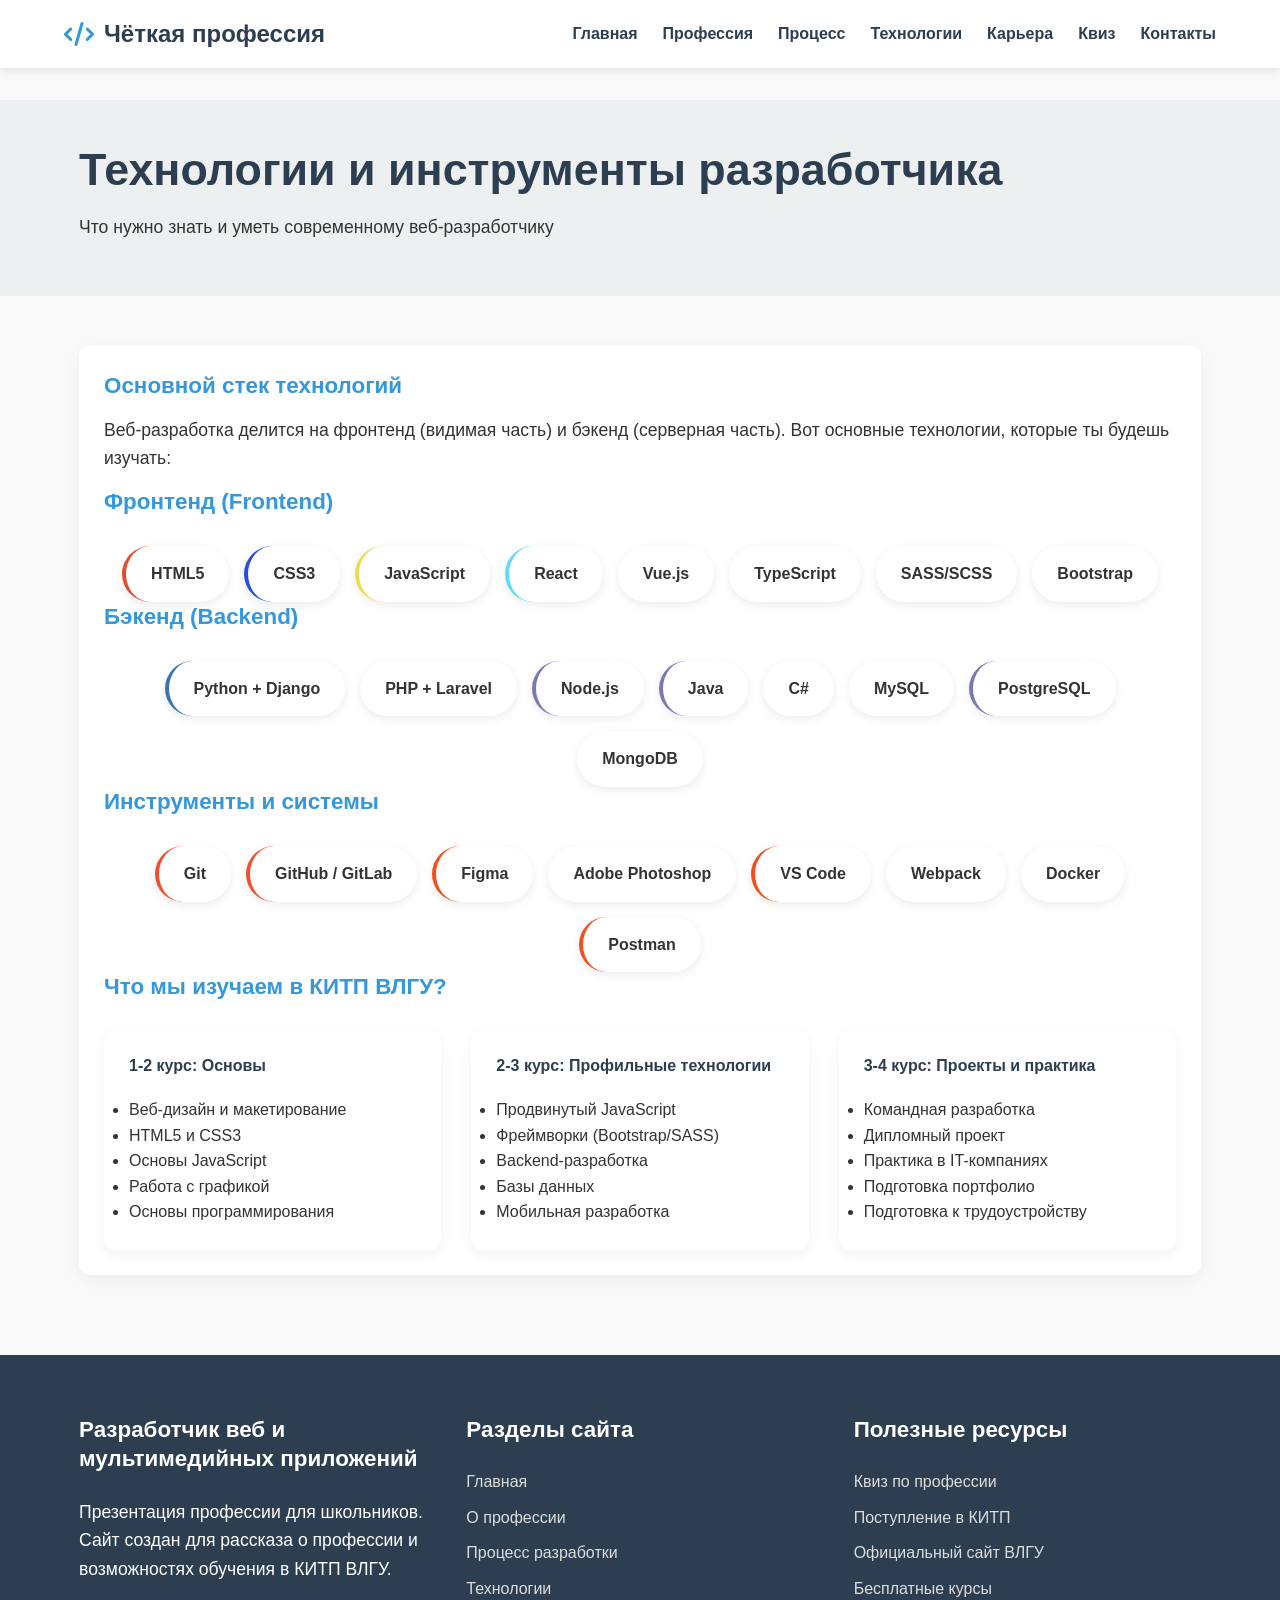
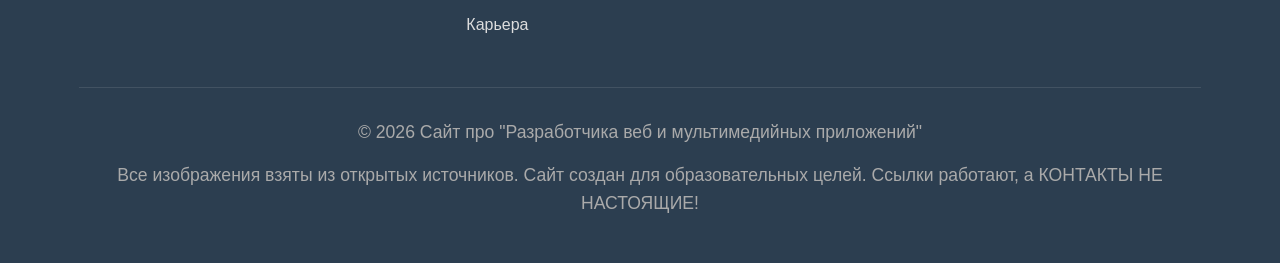
<file: tech.html>
<!DOCTYPE html>
<html lang="ru">
<head>
    <meta charset="UTF-8">
    <meta name="viewport" content="width=device-width, initial-scale=1.0">
    <title>Технологии | Разработчик веб и мультимедийных приложений</title>
    <link rel="stylesheet" href="https://cdnjs.cloudflare.com/ajax/libs/font-awesome/6.4.0/css/all.min.css">
    <link rel="stylesheet" href="css/style.css">

<!-- Yandex.Metrika counter -->
<script type="text/javascript">
    (function(m,e,t,r,i,k,a){
        m[i]=m[i]||function(){(m[i].a=m[i].a||[]).push(arguments)};
        m[i].l=1*new Date();
        for (var j = 0; j < document.scripts.length; j++) {if (document.scripts[j].src === r) { return; }}
        k=e.createElement(t),a=e.getElementsByTagName(t)[0],k.async=1,k.src=r,a.parentNode.insertBefore(k,a)
    })(window, document,'script','https://mc.yandex.ru/metrika/tag.js?id=113183637', 'ym');

    ym(113183637, 'init', {ssr:true, webvisor:true, clickmap:true, ecommerce:"dataLayer", referrer: document.referrer, url: location.href, accurateTrackBounce:true, trackLinks:true});
</script>
<noscript><div><img src="https://mc.yandex.ru/watch/113183637" style="position:absolute; left:-9999px;" alt="" /></div></noscript>
<!-- /Yandex.Metrika counter -->
</head>
<body>
    <!-- Навигация -->
    <header>
        <div class="container header-container">
            <a href="index.html" class="logo">
                <i class="fas fa-code"></i>
                <span>Чёткая профессия</span>
            </a>
            
            <button class="mobile-menu-btn" id="mobileMenuBtn">
                <i class="fas fa-bars"></i>
            </button>
            
            <nav id="mainNav">
                <ul>
                    <li><a href="index.html">Главная</a></li>
                    <li><a href="profession.html">Профессия</a></li>
                    <li><a href="process.html">Процесс</a></li>
                    <li><a href="tech.html">Технологии</a></li>
                    <li><a href="career.html">Карьера</a></li>
                    <li><a href="quiz.html">Квиз</a></li>
                    <li><a href="contact.html">Контакты</a></li>
                </ul>
            </nav>
        </div>
    </header>

    <!-- Технологии -->
    <section class="page active">
        <div class="page-header">
            <div class="container">
                <h1>Технологии и инструменты разработчика</h1>
                <p>Что нужно знать и уметь современному веб-разработчику</p>
            </div>
        </div>
        
        <div class="container">
            <div class="card">
                <div class="card-content">
                    <h3>Основной стек технологий</h3>
                    <p>Веб-разработка делится на фронтенд (видимая часть) и бэкенд (серверная часть). Вот основные технологии, которые ты будешь изучать:</p>
                    
                    <h3>Фронтенд (Frontend)</h3>
                    <div class="tech-stack">
                        <div class="tech-item html">HTML5</div>
                        <div class="tech-item css">CSS3</div>
                        <div class="tech-item js">JavaScript</div>
                        <div class="tech-item react">React</div>
                        <div class="tech-item">Vue.js</div>
                        <div class="tech-item">TypeScript</div>
                        <div class="tech-item">SASS/SCSS</div>
                        <div class="tech-item">Bootstrap</div>
                    </div>
                    
                    <h3>Бэкенд (Backend)</h3>
                    <div class="tech-stack">
                        <div class="tech-item python">Python + Django</div>
                        <div class="tech-item">PHP + Laravel</div>
                        <div class="tech-item php">Node.js</div>
                        <div class="tech-item php">Java</div>
                        <div class="tech-item">C#</div>
                        <div class="tech-item">MySQL</div>
                        <div class="tech-item php">PostgreSQL</div>
                        <div class="tech-item">MongoDB</div>
                    </div>
                    
                    <h3>Инструменты и системы</h3>
                    <div class="tech-stack">
                        <div class="tech-item git">Git</div>
                        <div class="tech-item git">GitHub / GitLab</div>
                        <div class="tech-item figma">Figma</div>
                        <div class="tech-item">Adobe Photoshop</div>
                        <div class="tech-item figma">VS Code</div>
                        <div class="tech-item">Webpack</div>
                        <div class="tech-item">Docker</div>
                        <div class="tech-item figma">Postman</div>
                    </div>
                    
                    <h3>Что мы изучаем в КИТП ВЛГУ?</h3>
                    <div class="card-container" style="margin-top: 30px;">
                        <div class="card">
                            <div class="card-content">
                                <h4>1-2 курс: Основы</h4>
                                <ul>
                                    <li>Веб-дизайн и макетирование</li>
                                    <li>HTML5 и CSS3</li>
                                    <li>Основы JavaScript</li>
                                    <li>Работа с графикой</li>
                                    <li>Основы программирования</li>
                                </ul>
                            </div>
                        </div>
                        
                        <div class="card">
                            <div class="card-content">
                                <h4>2-3 курс: Профильные технологии</h4>
                                <ul>
                                    <li>Продвинутый JavaScript</li>
                                    <li>Фреймворки (Bootstrap/SASS)</li>
                                    <li>Backend-разработка</li>
                                    <li>Базы данных</li>
                                    <li>Мобильная разработка</li>
                                </ul>
                            </div>
                        </div>
                        
                        <div class="card">
                            <div class="card-content">
                                <h4>3-4 курс: Проекты и практика</h4>
                                <ul>
                                    <li>Командная разработка</li>
                                    <li>Дипломный проект</li>
                                    <li>Практика в IT-компаниях</li>
                                    <li>Подготовка портфолио</li>
                                    <li>Подготовка к трудоустройству</li>
                                </ul>
                            </div>
                        </div>
                    </div>
                </div>
            </div>
        </div>
    </section>

    <!-- Футер -->
    <footer>
        <div class="container">
            <div class="footer-content">
                <div class="footer-section">
                    <h3>Разработчик веб и мультимедийных приложений</h3>
                    <p>Презентация профессии для школьников. Сайт создан для рассказа о профессии и возможностях обучения в КИТП ВЛГУ.</p>
                </div>
                
                <div class="footer-section">
                    <h3>Разделы сайта</h3>
                    <ul>
                        <li><a href="index.html">Главная</a></li>
                        <li><a href="profession.html">О профессии</a></li>
                        <li><a href="process.html">Процесс разработки</a></li>
                        <li><a href="tech.html">Технологии</a></li>
                        <li><a href="career.html">Карьера</a></li>
                    </ul>
                </div>
                
                <div class="footer-section">
                    <h3>Полезные ресурсы</h3>
                    <ul>
                        <li><a href="quiz.html">Квиз по профессии</a></li>
                        <li><a href="contact.html">Поступление в КИТП</a></li>
                        <li><a href="https://vlsu.ru" target="_blank">Официальный сайт ВЛГУ</a></li>
                        <li><a href="https://htmlacademy.ru" target="_blank">Бесплатные курсы</a></li>
                    </ul>
                </div>
            </div>
            
            <div class="copyright">
                <p>&copy; 2026 Сайт про "Разработчика веб и мультимедийных приложений"</p>
                <p>Все изображения взяты из открытых источников. Сайт создан для образовательных целей. Ссылки работают, а КОНТАКТЫ НЕ НАСТОЯЩИЕ!</p>
            </div>
        </div>
    </footer>

    <script src="js/script.js"></script>
</body>
</html>
</file>
<file: css/style.css>
/* Общие стили */
:root {
    --primary: #2c3e50;
    --secondary: #3498db;
    --accent: #e74c3c;
    --light: #ecf0f1;
    --dark: #2c3e50;
    --success: #2ecc71;
    --purple: #9b59b6;
    --orange: #e67e22;
    --transition: all 0.3s ease;
}

* {
    margin: 0;
    padding: 0;
    box-sizing: border-box;
    font-family: 'Segoe UI', Tahoma, Geneva, Verdana, sans-serif;
}

html {
    scroll-behavior: smooth;
}

body {
    background-color: #f9f9f9;
    color: #333;
    line-height: 1.6;
}

.container {
    width: 90%;
    max-width: 1200px;
    margin: 0 auto;
    padding: 0 15px;
}

section {
    padding: 80px 0;
}

h1, h2, h3, h4 {
    color: var(--primary);
    margin-bottom: 20px;
    line-height: 1.3;
}

h1 {
    font-size: 2.8rem;
    margin-bottom: 15px;
}

h2 {
    font-size: 2.2rem;
    text-align: center;
    position: relative;
    margin-bottom: 50px;
}

h2:after {
    content: '';
    position: absolute;
    bottom: -15px;
    left: 50%;
    transform: translateX(-50%);
    width: 80px;
    height: 4px;
    background: var(--secondary);
    border-radius: 2px;
}

h3 {
    font-size: 1.6rem;
    color: var(--secondary);
}

p {
    margin-bottom: 15px;
    font-size: 1.1rem;
}

.btn {
    display: inline-block;
    padding: 12px 28px;
    background-color: var(--secondary);
    color: white;
    border-radius: 5px;
    text-decoration: none;
    font-weight: 600;
    transition: var(--transition);
    border: none;
    cursor: pointer;
    font-size: 1rem;
}

.btn:hover {
    background-color: #2980b9;
    transform: translateY(-3px);
    box-shadow: 0 10px 20px rgba(0,0,0,0.1);
}

.btn-accent {
    background-color: var(--accent);
}

.btn-accent:hover {
    background-color: #c0392b;
}

.btn-light {
    background-color: white;
    color: var(--secondary);
    border: 2px solid var(--secondary);
}

.btn-light:hover {
    background-color: var(--secondary);
    color: white;
}

.section-title {
    text-align: center;
    margin-bottom: 50px;
}

/* Навигация */
header {
    background-color: white;
    box-shadow: 0 2px 10px rgba(0,0,0,0.1);
    position: fixed;
    width: 100%;
    top: 0;
    z-index: 1000;
}

.header-container {
    display: flex;
    justify-content: space-between;
    align-items: center;
    padding: 15px 0;
}

.logo {
    display: flex;
    align-items: center;
    text-decoration: none;
    color: var(--primary);
    font-weight: 700;
    font-size: 1.5rem;
}

.logo i {
    margin-right: 10px;
    color: var(--secondary);
}

nav ul {
    display: flex;
    list-style: none;
}

nav ul li {
    margin-left: 25px;
}

nav ul li a {
    text-decoration: none;
    color: var(--primary);
    font-weight: 600;
    transition: var(--transition);
    padding: 5px 0;
    position: relative;
}

nav ul li a:hover {
    color: var(--secondary);
}

nav ul li a:after {
    content: '';
    position: absolute;
    bottom: 0;
    left: 0;
    width: 0;
    height: 2px;
    background-color: var(--secondary);
    transition: var(--transition);
}

nav ul li a:hover:after {
    width: 100%;
}

.mobile-menu-btn {
    display: none;
    background: none;
    border: none;
    font-size: 1.5rem;
    color: var(--primary);
    cursor: pointer;
}

/* Главный экран */
.hero {
    background: linear-gradient(rgba(44, 62, 80, 0.9), rgba(44, 62, 80, 0.8)), url('https://images.unsplash.com/photo-1555066931-4365d14bab8c?ixlib=rb-4.0.3&auto=format&fit=crop&w=1600&q=80');
    background-size: cover;
    background-position: center;
    color: white;
    text-align: center;
    padding: 180px 0 100px;
    margin-top: 70px;
}

.hero h1 {
    color: white;
    font-size: 3.2rem;
    margin-bottom: 20px;
}

.hero p {
    font-size: 1.3rem;
    max-width: 800px;
    margin: 0 auto 30px;
    opacity: 0.9;
}

.hero-buttons {
    display: flex;
    justify-content: center;
    gap: 20px;
    margin-top: 30px;
    flex-wrap: wrap;
}

/* Карточки */
.card-container {
    display: grid;
    grid-template-columns: repeat(auto-fill, minmax(300px, 1fr));
    gap: 30px;
    margin-top: 40px;
}

.card {
    background-color: white;
    border-radius: 10px;
    overflow: hidden;
    box-shadow: 0 5px 15px rgba(0,0,0,0.05);
    transition: var(--transition);
    height: 100%;
}

.card-img {
    height: 200px;
    overflow: hidden;
}

.card-img img {
    width: 100%;
    height: 100%;
    object-fit: cover;
    transition: var(--transition);
}

.card-content {
    padding: 25px;
}

.card-content h3 {
    margin-bottom: 15px;
    font-size: 1.4rem;
}

/* Процесс разработки */
.process-steps {
    display: flex;
    flex-wrap: wrap;
    justify-content: center;
    gap: 20px;
    margin-top: 40px;
}

.step {
    background-color: white;
    border-radius: 10px;
    padding: 25px;
    width: 220px;
    text-align: center;
    box-shadow: 0 5px 15px rgba(0,0,0,0.05);
    transition: var(--transition);
    position: relative;
}

.step:hover {
    transform: translateY(-5px);
}

.step-number {
    width: 50px;
    height: 50px;
    background-color: var(--secondary);
    color: white;
    border-radius: 50%;
    display: flex;
    align-items: center;
    justify-content: center;
    font-size: 1.5rem;
    font-weight: 700;
    margin: 0 auto 15px;
}

.step h4 {
    margin-bottom: 10px;
    color: var(--primary);
}

/* Инфографика */
.infographic {
    display: flex;
    align-items: center;
    justify-content: space-between;
    margin-top: 50px;
    flex-wrap: wrap;
}

.info-item {
    text-align: center;
    width: 22%;
    min-width: 200px;
    margin-bottom: 30px;
}

.info-icon {
    width: 80px;
    height: 80px;
    background-color: var(--secondary);
    color: white;
    border-radius: 50%;
    display: flex;
    align-items: center;
    justify-content: center;
    font-size: 2rem;
    margin: 0 auto 20px;
}

/* Стек технологий */
.tech-stack {
    display: flex;
    flex-wrap: wrap;
    gap: 15px;
    margin-top: 30px;
    justify-content: center;
}

.tech-item {
    background-color: white;
    padding: 15px 25px;
    border-radius: 50px;
    box-shadow: 0 3px 10px rgba(0,0,0,0.08);
    font-weight: 600;
    transition: var(--transition);
}

.tech-item:hover {
    transform: translateY(-5px);
    box-shadow: 0 8px 15px rgba(0,0,0,0.1);
}

.html { border-left: 4px solid #e34c26; }
.css { border-left: 4px solid #264de4; }
.js { border-left: 4px solid #f0db4f; color: #333; }
.react { border-left: 4px solid #61dbfb; }
.python { border-left: 4px solid #3776ab; }
.php { border-left: 4px solid #777bb4; }
.figma { border-left: 4px solid #f24e1e; }
.git { border-left: 4px solid #f1502f; }

/* Футер */
footer {
    background-color: var(--primary);
    color: white;
    padding: 60px 0 30px;
}

.footer-content {
    display: grid;
    grid-template-columns: repeat(auto-fit, minmax(250px, 1fr));
    gap: 40px;
    margin-bottom: 40px;
}

.footer-section h3 {
    color: white;
    margin-bottom: 25px;
    font-size: 1.4rem;
}

.footer-section ul {
    list-style: none;
}

.footer-section ul li {
    margin-bottom: 10px;
}

.footer-section ul li a {
    color: #ddd;
    text-decoration: none;
    transition: var(--transition);
}

.footer-section ul li a:hover {
    color: var(--secondary);
    padding-left: 5px;
}

.social-icons {
    display: flex;
    gap: 15px;
    margin-top: 20px;
}

.social-icons a {
    display: inline-flex;
    align-items: center;
    justify-content: center;
    width: 40px;
    height: 40px;
    background-color: rgba(255,255,255,0.1);
    border-radius: 50%;
    color: white;
    transition: var(--transition);
    text-decoration: none;
}

.social-icons a:hover {
    background-color: var(--secondary);
    transform: translateY(-5px);
}

.copyright {
    text-align: center;
    padding-top: 30px;
    border-top: 1px solid rgba(255,255,255,0.1);
    font-size: 0.9rem;
    color: #aaa;
}

/* Мобильные стили */
@media (max-width: 992px) {
    h1 {
        font-size: 2.4rem;
    }
    
    h2 {
        font-size: 1.8rem;
    }
    
    .hero {
        padding: 150px 0 80px;
    }
    
    .info-item {
        width: 48%;
    }
}

@media (max-width: 768px) {
    .header-container {
        flex-direction: column;
        align-items: flex-start;
    }
    
    nav {
        width: 100%;
        display: none;
        margin-top: 15px;
    }
    
    nav.active {
        display: block;
    }
    
    nav ul {
        flex-direction: column;
    }
    
    nav ul li {
        margin: 10px 0;
    }
    
    .mobile-menu-btn {
        display: block;
        position: absolute;
        top: 20px;
        right: 20px;
    }
    
    .hero-buttons {
        flex-direction: column;
        align-items: center;
    }
    
    .hero-buttons .btn {
        width: 80%;
        margin-bottom: 10px;
    }
    
    .info-item {
        width: 100%;
    }
    
    .process-steps {
        flex-direction: column;
        align-items: center;
    }
    
    .step {
        width: 100%;
        max-width: 300px;
    }
}

/* Стили для страниц */
.page {
    padding-top: 100px;
}

.page-header {
    background-color: var(--light);
    padding: 40px 0;
    margin-bottom: 50px;
}

/* Квиз */
.quiz-container {
    background-color: white;
    border-radius: 10px;
    padding: 40px;
    box-shadow: 0 5px 25px rgba(0,0,0,0.08);
    max-width: 800px;
    margin: 0 auto;
}

.quiz-question {
    margin-bottom: 30px;
}

.quiz-options {
    display: flex;
    flex-direction: column;
    gap: 15px;
}

.quiz-option {
    padding: 15px;
    border: 2px solid #eee;
    border-radius: 8px;
    cursor: pointer;
    transition: var(--transition);
}

.quiz-option:hover {
    border-color: var(--secondary);
    background-color: rgba(52, 152, 219, 0.05);
}

.quiz-option.selected {
    border-color: var(--secondary);
    background-color: rgba(52, 152, 219, 0.1);
}

.quiz-navigation {
    display: flex;
    justify-content: space-between;
    margin-top: 30px;
}

.quiz-result {
    text-align: center;
    padding: 30px;
}

.hidden {
    display: none;
}

/* Галерея */
.gallery {
    display: grid;
    grid-template-columns: repeat(auto-fill, minmax(250px, 1fr));
    gap: 20px;
    margin-top: 40px;
}

.gallery-item {
    border-radius: 8px;
    overflow: hidden;
    height: 200px;
}

.gallery-item img {
    width: 100%;
    height: 100%;
    object-fit: cover;
    transition: var(--transition);
}

.gallery-item:hover img {
    transform: scale(1.05);
}

/* Форма */
.contact-form {
    background-color: white;
    border-radius: 10px;
    padding: 40px;
    box-shadow: 0 5px 25px rgba(0,0,0,0.08);
    max-width: 700px;
    margin: 0 auto;
}

.form-group {
    margin-bottom: 25px;
}

.form-group label {
    display: block;
    margin-bottom: 8px;
    font-weight: 600;
    color: var(--primary);
}

.form-control {
    width: 100%;
    padding: 12px 15px;
    border: 1px solid #ddd;
    border-radius: 5px;
    font-size: 1rem;
    transition: var(--transition);
}

.form-control:focus {
    outline: none;
    border-color: var(--secondary);
    box-shadow: 0 0 0 3px rgba(52, 152, 219, 0.2);
}

textarea.form-control {
    min-height: 150px;
    resize: vertical;
}

/* Мини-блоки про ВЛГУ и КИТП */
.info-blocks {
    display: flex;
    gap: 30px;
    margin: 50px 0;
    flex-wrap: wrap;
}

.info-block {
    flex: 1;
    min-width: 300px;
    background-color: white;
    padding: 30px;
    border-radius: 10px;
    box-shadow: 0 5px 15px rgba(0,0,0,0.05);
}

.info-block h3 {
    margin-bottom: 20px;
}

/* Зарплатный график */
.salary-chart {
    background-color: white;
    border-radius: 10px;
    padding: 30px;
    margin-top: 40px;
    box-shadow: 0 5px 15px rgba(0,0,0,0.05);
}

.salary-bar {
    height: 40px;
    background-color: #eee;
    border-radius: 20px;
    margin-bottom: 20px;
    position: relative;
    overflow: hidden;
}

.salary-fill {
    height: 100%;
    border-radius: 20px;
    background: linear-gradient(90deg, var(--secondary), var(--purple));
    display: flex;
    align-items: center;
    padding-left: 20px;
    color: white;
    font-weight: 600;
    transition: width 1.5s ease;
}

/* Карьера */
.career-path {
    display: flex;
    justify-content: space-between;
    margin-top: 50px;
    flex-wrap: wrap;
    position: relative;
}

.career-path:before {
    content: '';
    position: absolute;
    top: 40px;
    left: 0;
    right: 0;
    height: 3px;
    background-color: var(--secondary);
    z-index: 1;
}

.career-step {
    width: 22%;
    min-width: 200px;
    text-align: center;
    position: relative;
    z-index: 2;
    margin-bottom: 30px;
}

.career-icon {
    width: 80px;
    height: 80px;
    background-color: white;
    border-radius: 50%;
    display: flex;
    align-items: center;
    justify-content: center;
    font-size: 2rem;
    color: var(--secondary);
    margin: 0 auto 20px;
    border: 3px solid var(--secondary);
}

/* Карусель проектов */
.project-carousel {
    position: relative;
    overflow: hidden;
    border-radius: 10px;
    height: 400px;
    margin-top: 40px;
}

.project-slide {
    position: absolute;
    top: 0;
    left: 0;
    width: 100%;
    height: 100%;
    opacity: 0;
    transition: opacity 0.8s ease;
    background-size: cover;
    background-position: center;
    display: flex;
    align-items: flex-end;
}

.project-slide.active {
    opacity: 1;
}

.project-info {
    background: linear-gradient(transparent, rgba(0,0,0,0.8));
    color: white;
    padding: 30px;
    width: 100%;
}

.carousel-controls {
    position: absolute;
    bottom: 20px;
    right: 20px;
    display: flex;
    gap: 10px;
}

.carousel-btn {
    width: 40px;
    height: 40px;
    background-color: rgba(255,255,255,0.2);
    border: none;
    border-radius: 50%;
    color: white;
    cursor: pointer;
    transition: var(--transition);
}

.carousel-btn:hover {
    background-color: rgba(255,255,255,0.4);
}
</file>
